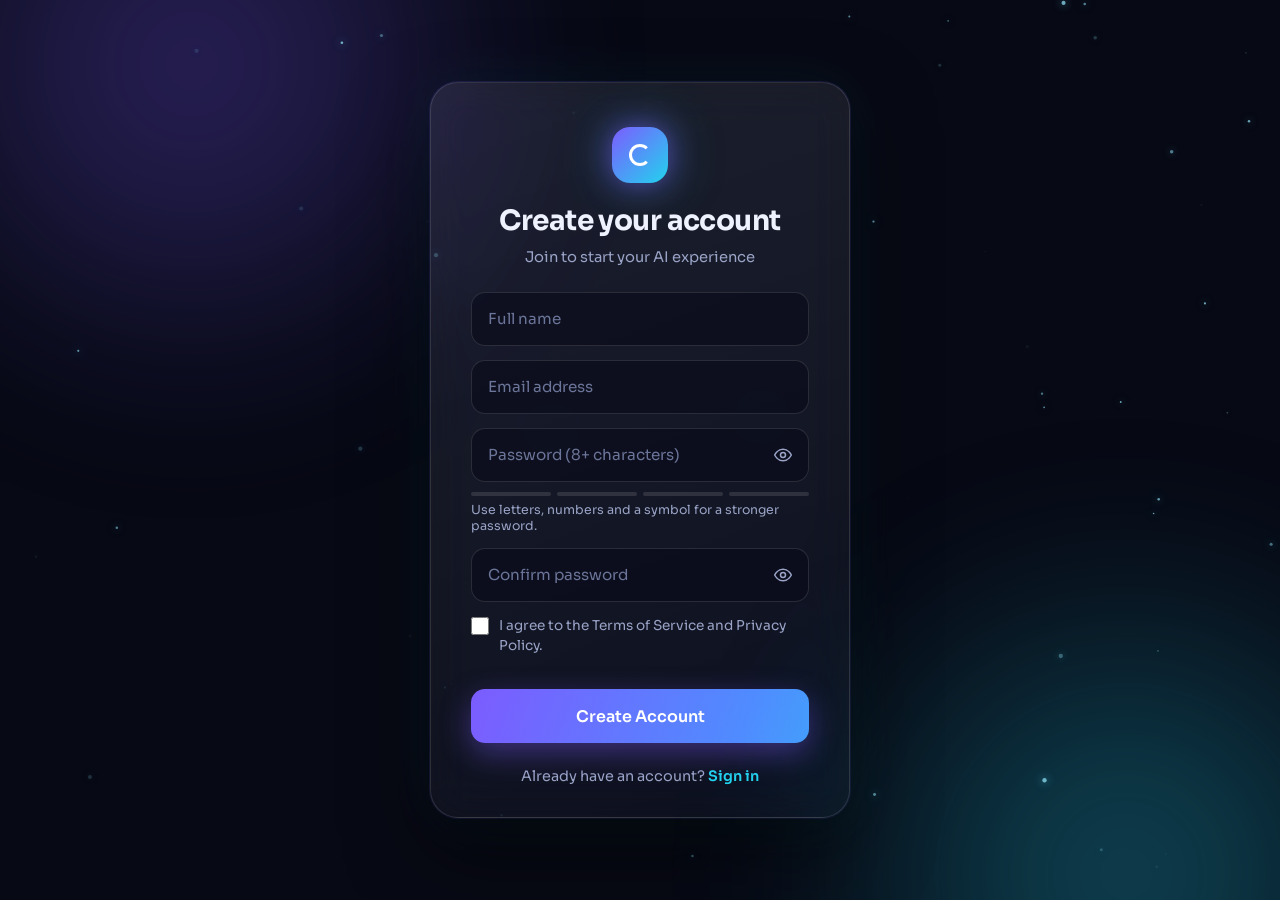
<file: index.html>
<!DOCTYPE html>
<html lang="en"><head>
<meta charset="utf-8"><meta name="viewport" content="width=device-width,initial-scale=1">
<title>Create account</title><meta name="theme-color" content="#070914">
<link rel="preconnect" href="https://fonts.googleapis.com"><link rel="preconnect" href="https://fonts.gstatic.com" crossorigin>
<link href="https://fonts.googleapis.com/css2?family=Sora:wght@400;500;600;700&display=swap" rel="stylesheet">
<link rel="stylesheet" href="style.css">
</head><body>
<canvas id="bg" aria-hidden="true"></canvas>
<main class="wrap"><section class="card" aria-labelledby="title">
  <div class="logo" aria-hidden="true"><span></span></div>
  <h1 id="title">Create your account</h1>
  <p class="sub">Join to start your AI experience</p>
  <form id="f" novalidate>
    <div class="field"><input id="name" type="text" placeholder="Full name" autocomplete="name" aria-label="Full name"></div>
    <div class="field"><input id="email" type="email" placeholder="Email address" autocomplete="email" aria-label="Email address" required></div>
    <div class="field"><input id="pw" type="password" placeholder="Password (8+ characters)" autocomplete="new-password" aria-label="Password" required>
      <button class="eye" type="button" data-t="pw" aria-label="Show password"><svg viewBox="0 0 24 24" fill="none" stroke="currentColor" stroke-width="1.8" stroke-linecap="round" stroke-linejoin="round"><path d="M2 12s3.6-7 10-7 10 7 10 7-3.6 7-10 7S2 12 2 12z"/><circle cx="12" cy="12" r="3"/><path class="slash hide" d="M3 3l18 18"/></svg></button></div>
    <div class="meter" id="meter" data-s="0" aria-hidden="true"><i></i><i></i><i></i><i></i></div>
    <p class="hint" id="hint">Use letters, numbers and a symbol for a stronger password.</p>
    <div class="field"><input id="pw2" type="password" placeholder="Confirm password" autocomplete="new-password" aria-label="Confirm password" required>
      <button class="eye" type="button" data-t="pw2" aria-label="Show password"><svg viewBox="0 0 24 24" fill="none" stroke="currentColor" stroke-width="1.8" stroke-linecap="round" stroke-linejoin="round"><path d="M2 12s3.6-7 10-7 10 7 10 7-3.6 7-10 7S2 12 2 12z"/><circle cx="12" cy="12" r="3"/><path class="slash hide" d="M3 3l18 18"/></svg></button></div>
    <label class="terms"><input id="terms" type="checkbox"><span>I agree to the Terms of Service and Privacy Policy.</span></label>
    <div class="msg" id="msg" role="alert" aria-live="polite"></div>
    <button class="btn" id="go" type="submit"><span class="spin" aria-hidden="true"></span><span class="lbl">Create Account</span></button>
  </form>
    <p class="foot">Already have an account? <a href="login.html" style="font-weight:600;font-size:.9rem">Sign in</a></p>
</section></main>
<script src="script.js"></script>
</body></html>
</file>
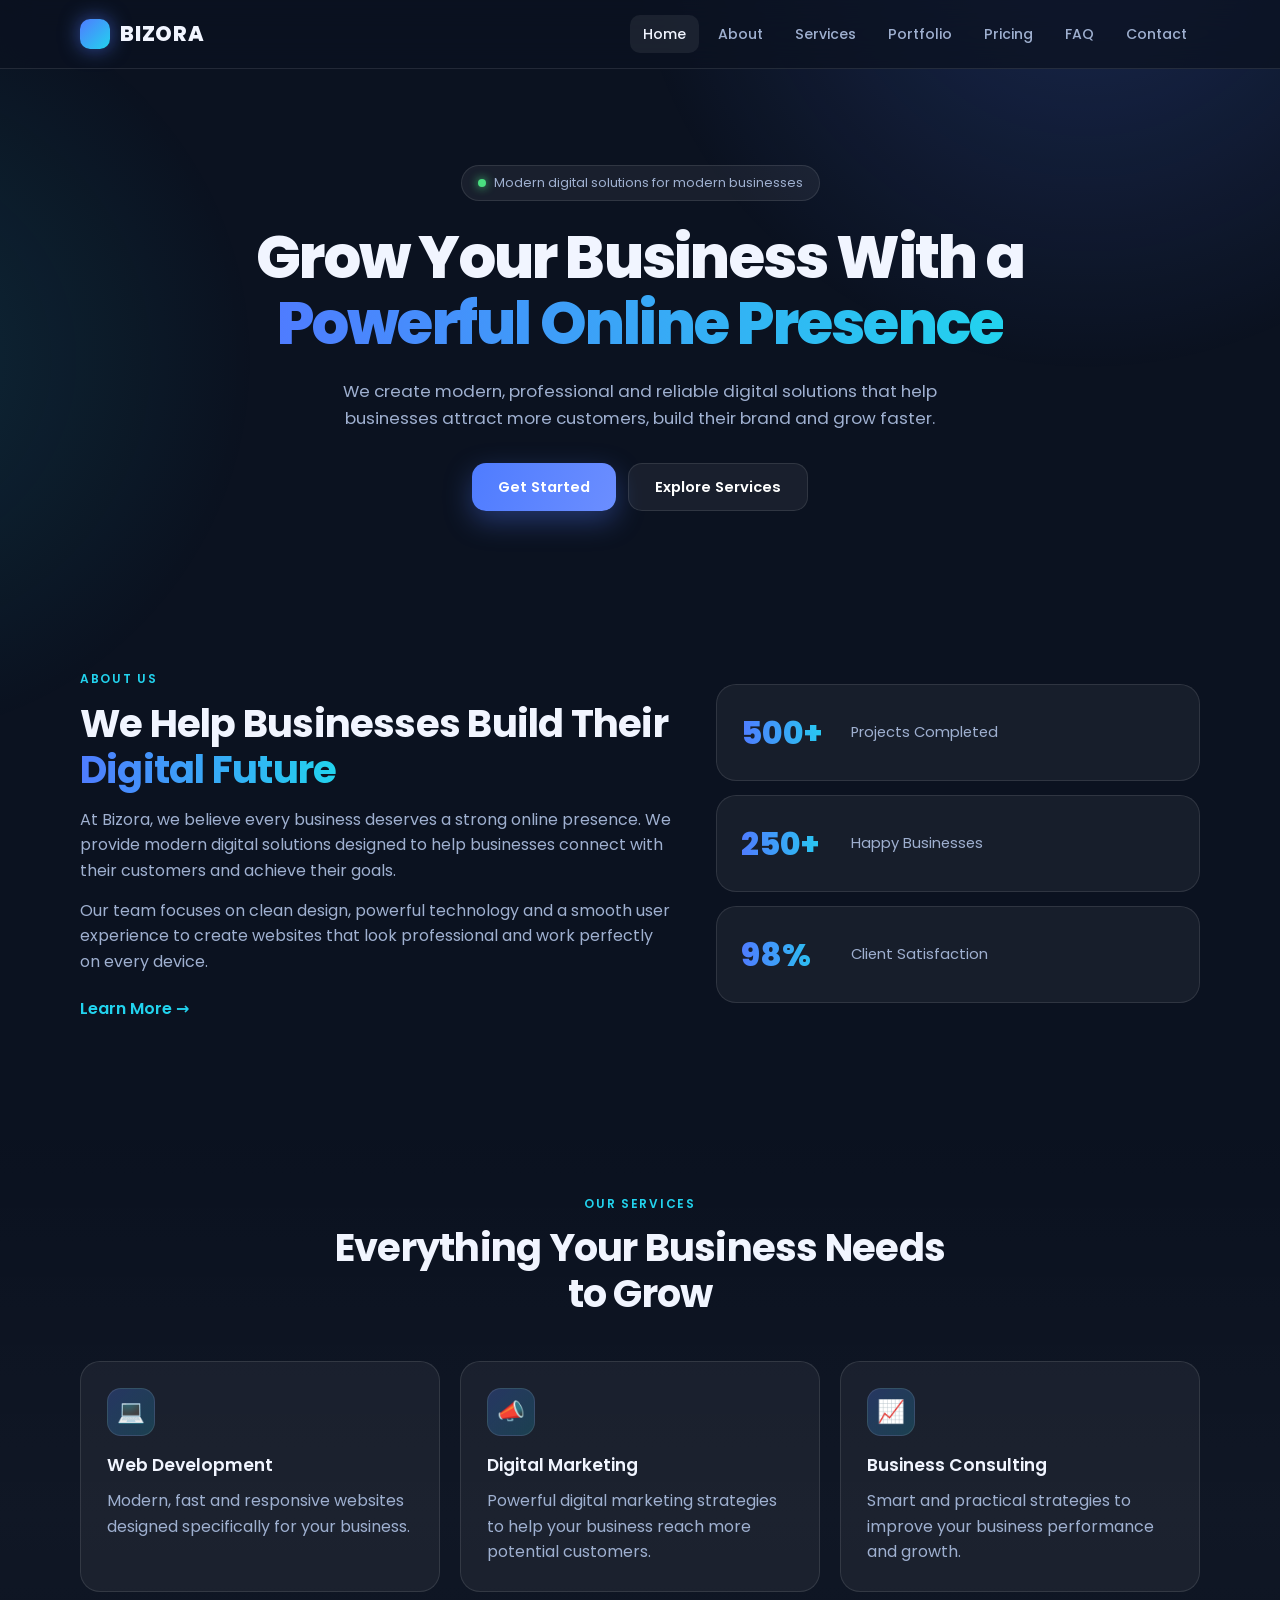
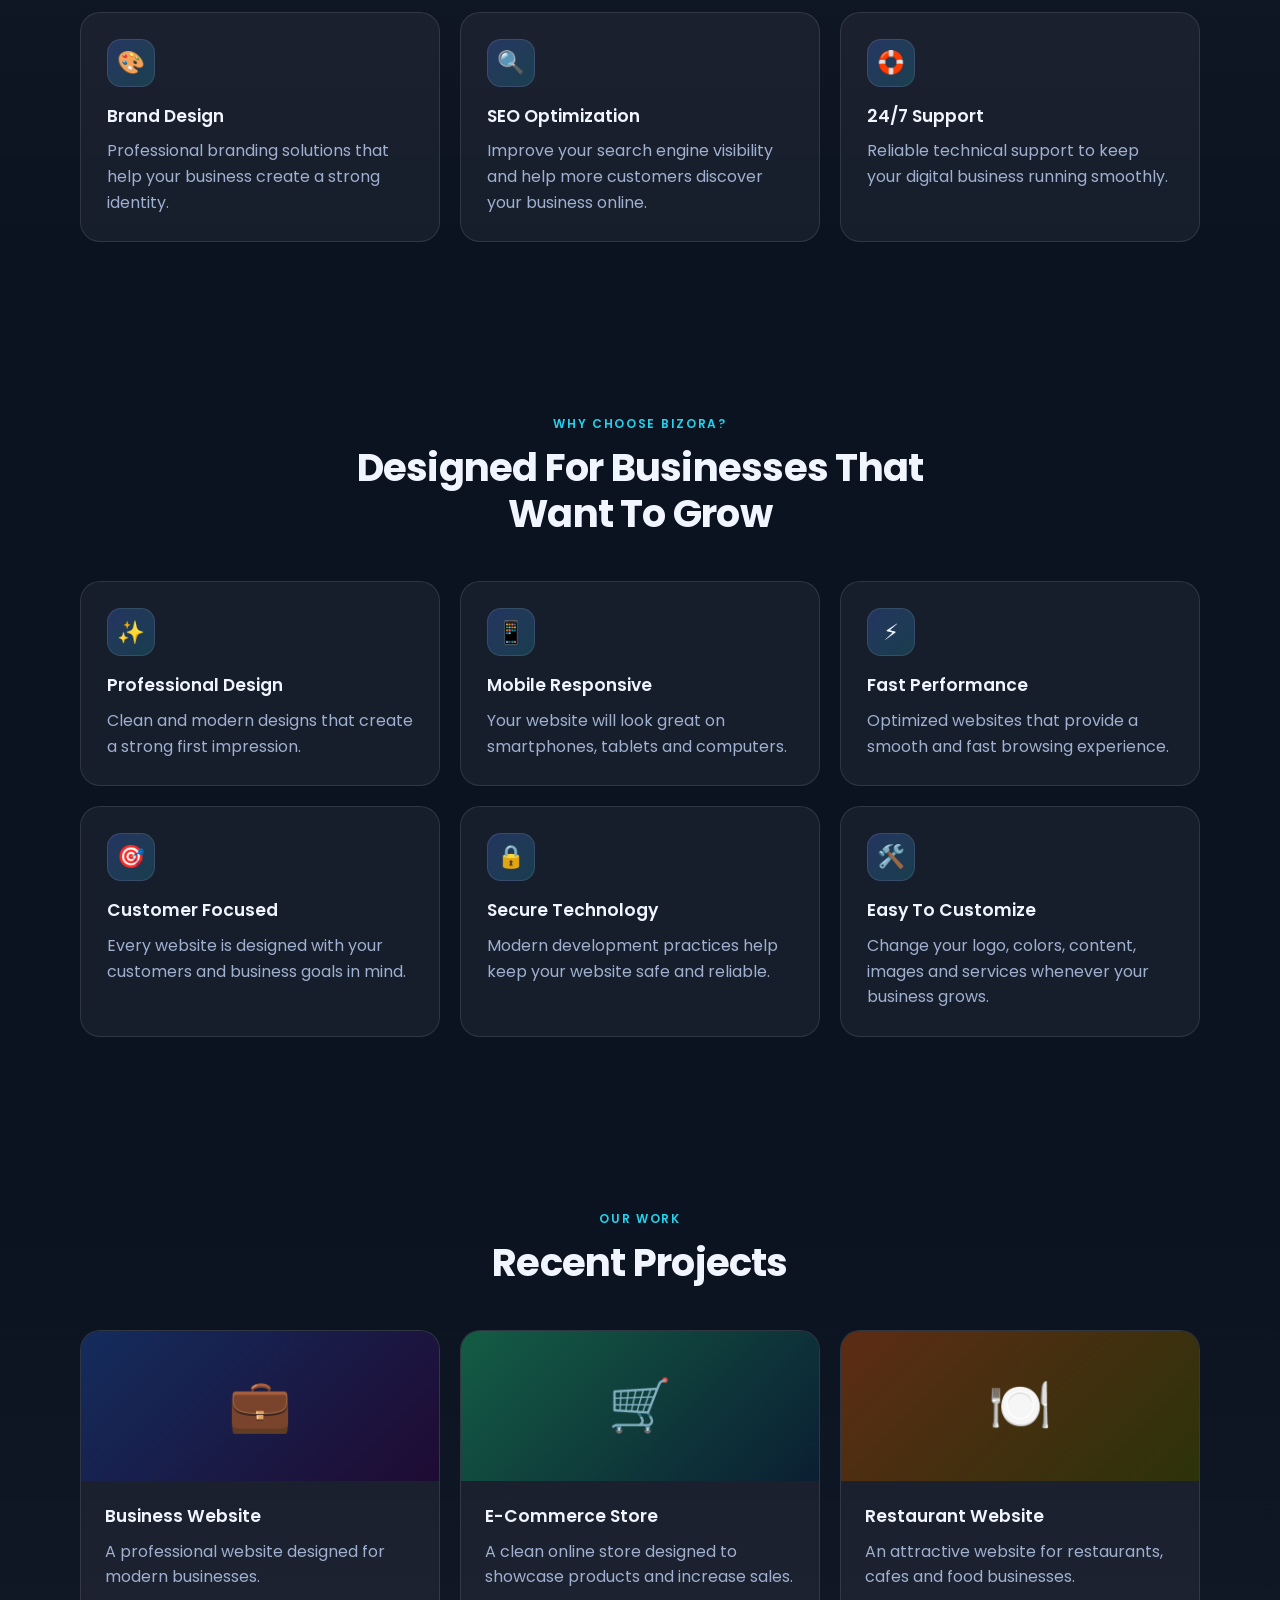
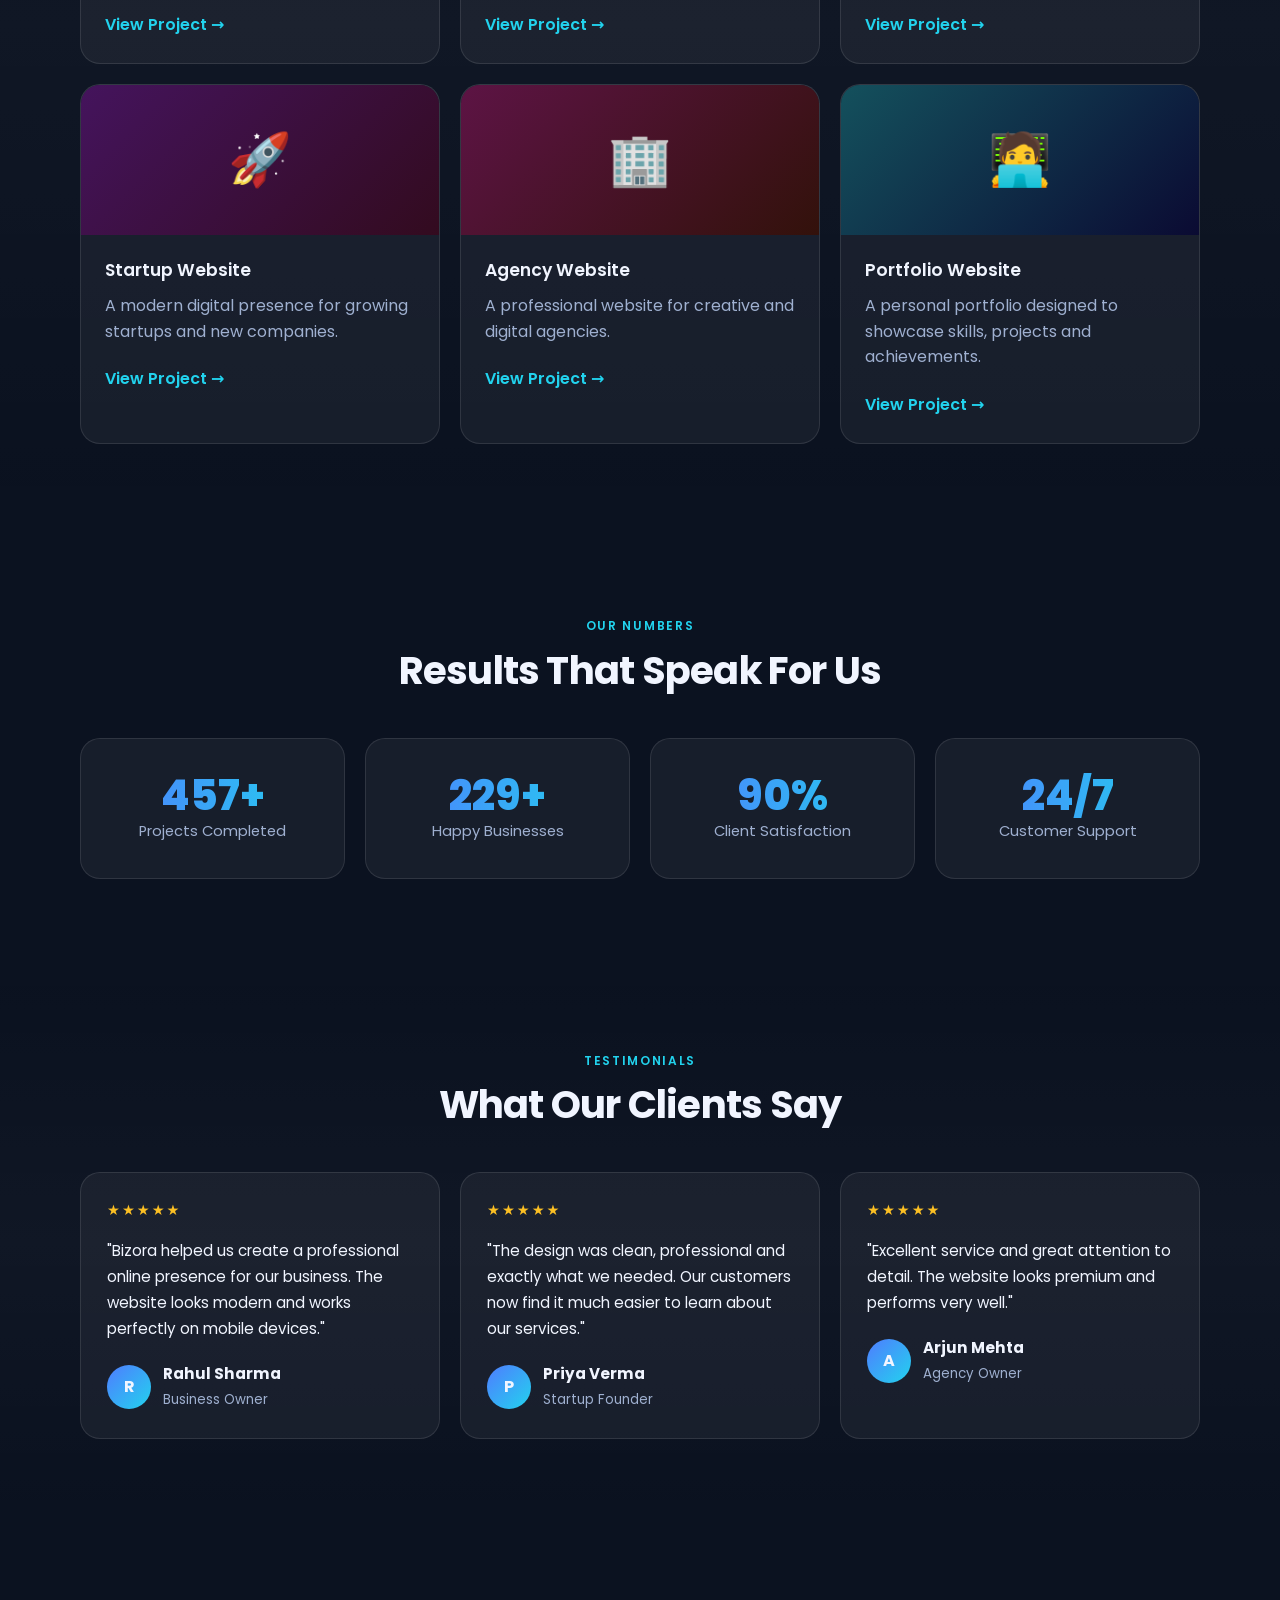
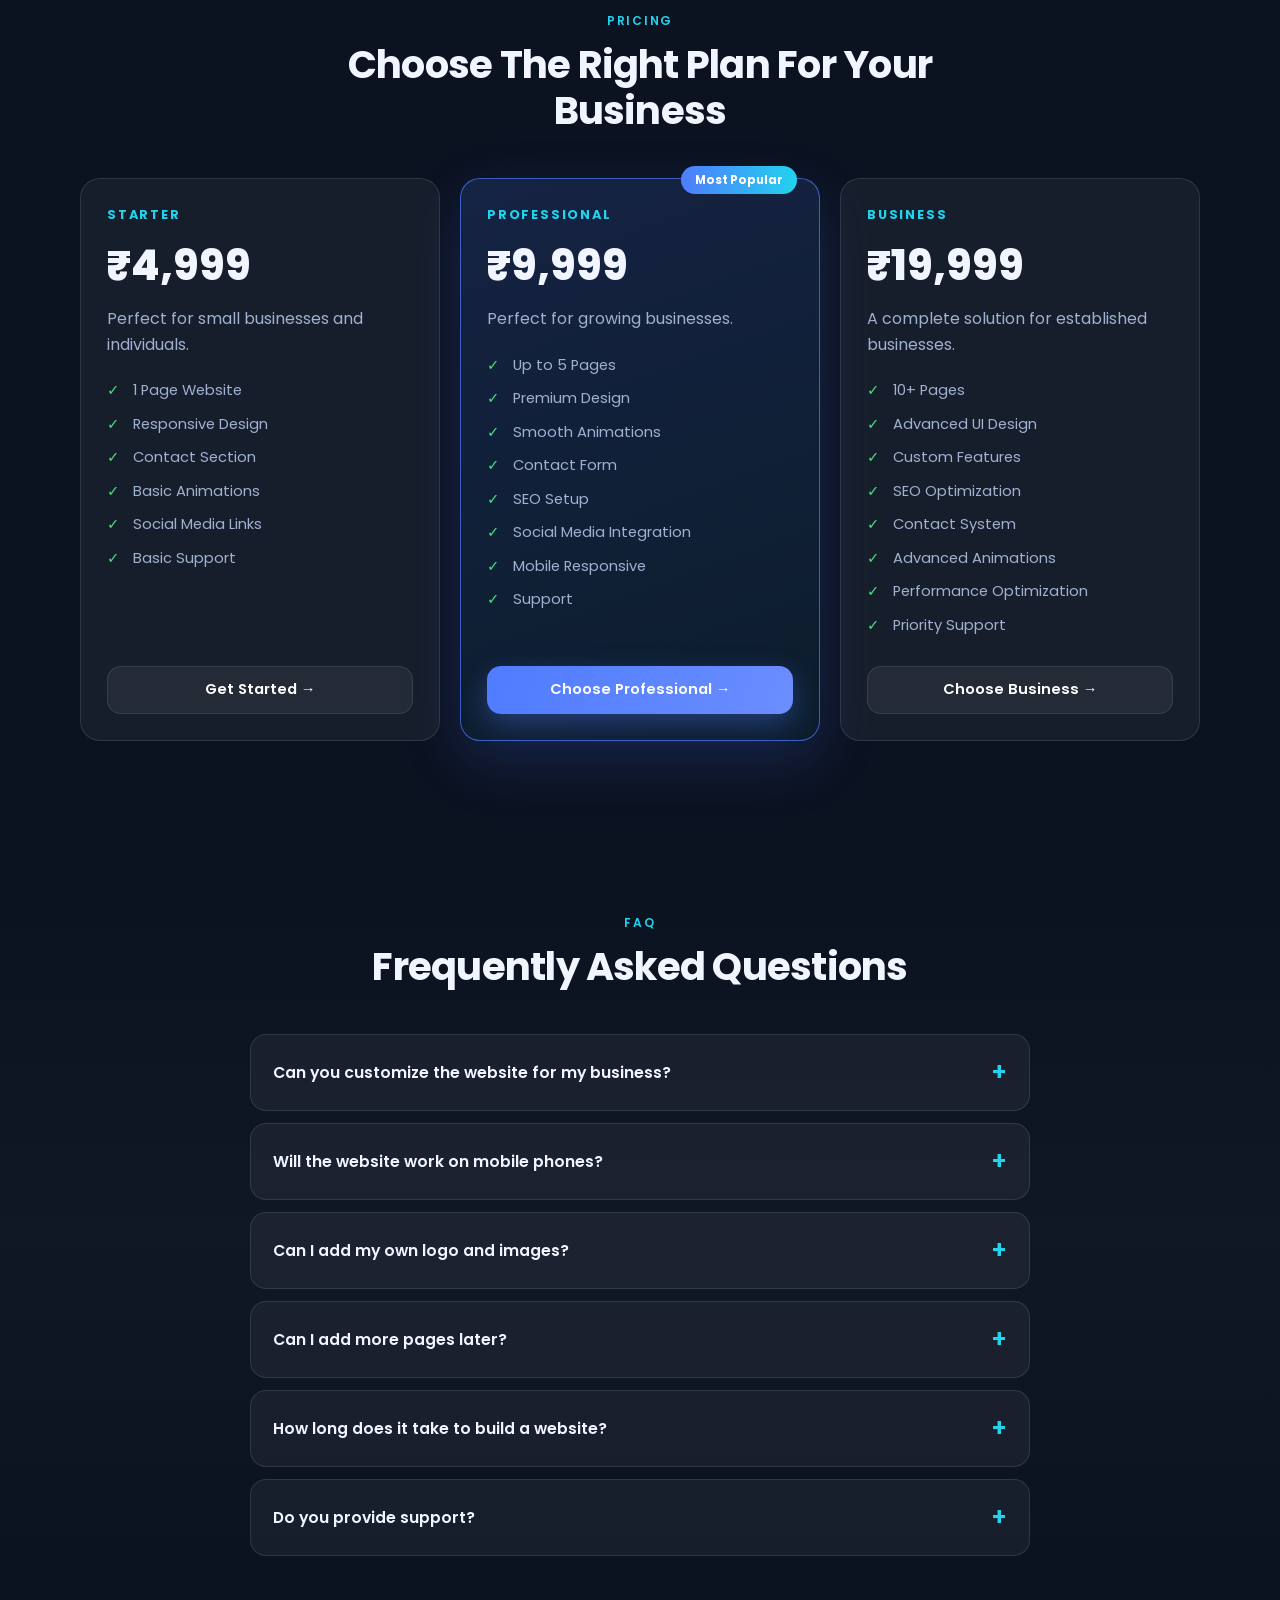
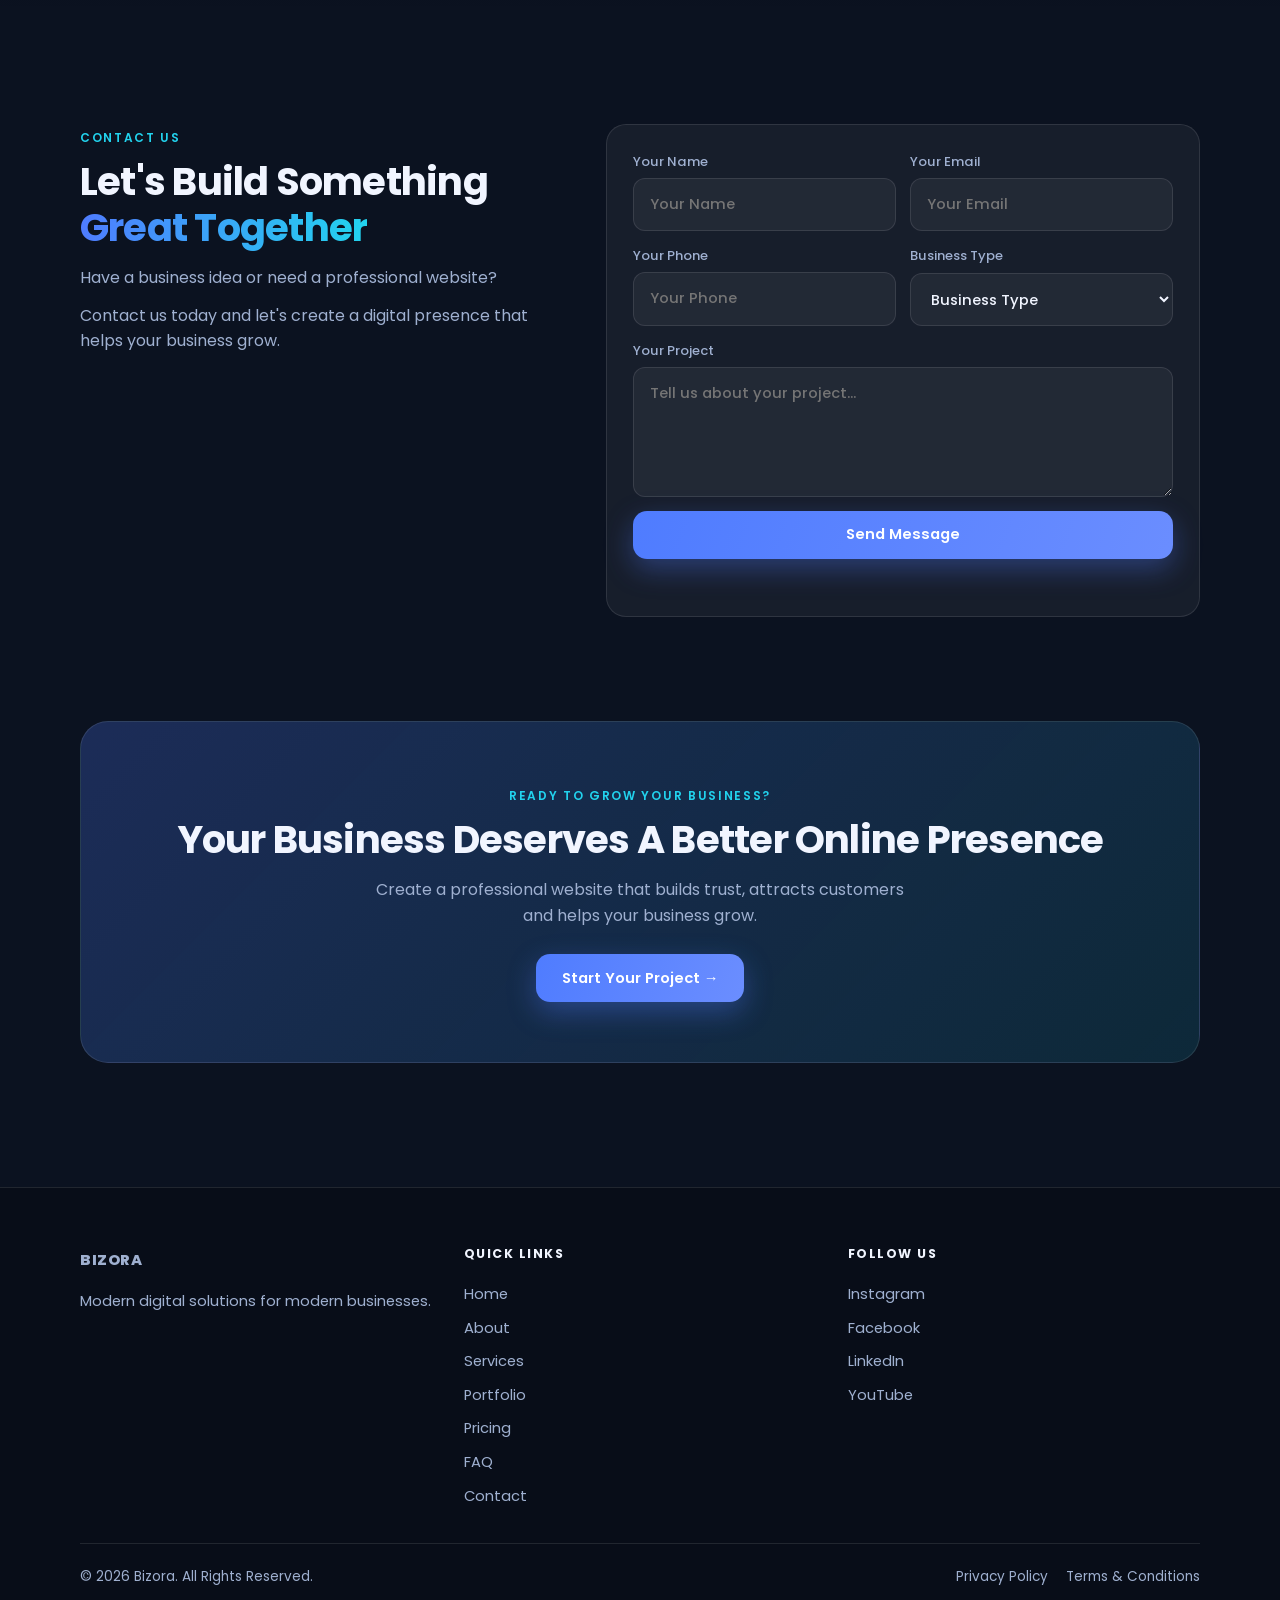
<file: buisness.html>
<!DOCTYPE html>
<html lang="en">
<head>
<meta charset="utf-8">
<meta name="viewport" content="width=device-width,initial-scale=1">
<title>Bizora | Grow Your Business With a Powerful Online Presence</title>
<meta name="description" content="Bizora creates modern, professional and reliable digital solutions that help businesses attract more customers and grow faster.">
<meta name="theme-color" content="#0b1220">
<link href="https://fonts.googleapis.com/css2?family=Poppins:wght@400;500;600;700;800&display=swap" rel="stylesheet">
<style>
:root{--bg:#0b1220;--bg2:#0f192e;--card:rgba(255,255,255,.05);--ink:#f1f5ff;--mute:#9fb0d0;--line:rgba(255,255,255,.1);--a:#4f7cff;--b:#22d3ee;--ok:#4ade80}
*{box-sizing:border-box;margin:0;padding:0}
html{scroll-behavior:smooth;scroll-padding-top:80px}
body{font-family:'Poppins',system-ui,-apple-system,sans-serif;background:var(--bg);color:var(--ink);line-height:1.6;overflow-x:hidden;-webkit-font-smoothing:antialiased}
body::before{content:"";position:fixed;inset:0;z-index:-1;background:radial-gradient(60vmax 60vmax at 85% -10%,rgba(79,124,255,.22),transparent 60%),radial-gradient(50vmax 50vmax at -10% 40%,rgba(34,211,238,.12),transparent 60%)}
a{color:inherit;text-decoration:none}
ul{list-style:none}
img,svg{display:block}
:focus-visible{outline:2px solid var(--b);outline-offset:3px;border-radius:8px}
.wrap{max-width:1160px;margin:0 auto;padding:0 20px}
section{padding:84px 0}
.tag{display:inline-block;font-size:.75rem;font-weight:600;letter-spacing:.14em;text-transform:uppercase;color:var(--b);margin-bottom:12px}
h1{font-size:clamp(2.1rem,5.4vw,3.7rem);line-height:1.1;letter-spacing:-.03em;font-weight:800}
h2{font-size:clamp(1.6rem,3.6vw,2.4rem);line-height:1.2;letter-spacing:-.02em;font-weight:700;margin-bottom:14px}
h3{font-size:1.08rem;font-weight:600;margin-bottom:8px}
p{color:var(--mute)}
em{font-style:normal;background:linear-gradient(90deg,var(--a),var(--b));-webkit-background-clip:text;background-clip:text;color:transparent}
.head{max-width:640px;margin-bottom:44px}
.head.c{margin-inline:auto;text-align:center}
.btn{display:inline-flex;align-items:center;justify-content:center;gap:8px;height:48px;padding:0 26px;border:0;border-radius:14px;font:600 .92rem 'Poppins',sans-serif;color:#fff;cursor:pointer;background:linear-gradient(110deg,var(--a),#6a8dff,var(--b));background-size:200% 100%;box-shadow:0 10px 28px rgba(79,124,255,.35);transition:transform .2s,background-position .5s}
.btn:hover{transform:translateY(-2px);background-position:100% 0}
.btn.ghost{background:rgba(255,255,255,.06);border:1px solid var(--line);box-shadow:none}
.btn.ghost:hover{background:rgba(255,255,255,.12)}
.card{background:var(--card);border:1px solid var(--line);border-radius:20px;padding:26px;transition:transform .3s,border-color .3s,box-shadow .3s}
.card:hover{transform:translateY(-6px);border-color:rgba(79,124,255,.55);box-shadow:0 20px 50px rgba(0,0,0,.35)}
.ico{width:48px;height:48px;border-radius:14px;display:grid;place-items:center;font-size:1.4rem;margin-bottom:16px;background:linear-gradient(135deg,rgba(79,124,255,.25),rgba(34,211,238,.18));border:1px solid var(--line)}
.grid3{display:grid;grid-template-columns:repeat(auto-fit,minmax(280px,1fr));gap:20px}

/* header */
.hd{position:sticky;top:0;z-index:50;background:rgba(11,18,32,.75);backdrop-filter:blur(16px);-webkit-backdrop-filter:blur(16px);border-bottom:1px solid var(--line)}
.hd .wrap{display:flex;align-items:center;justify-content:space-between;height:68px}
.brand{display:flex;align-items:center;gap:10px;font-weight:800;font-size:1.3rem;letter-spacing:.04em}
.brand i{width:30px;height:30px;border-radius:10px;background:linear-gradient(135deg,var(--a),var(--b));box-shadow:0 0 20px rgba(79,124,255,.6)}
.nav{display:flex;align-items:center;gap:6px}
.nav a{padding:8px 13px;border-radius:10px;font-size:.88rem;font-weight:500;color:var(--mute);transition:color .2s,background .2s}
.nav a:hover,.nav a.on{color:var(--ink);background:rgba(255,255,255,.07)}
.burger{display:none;width:44px;height:44px;border:0;background:none;color:var(--ink);cursor:pointer;border-radius:12px}
.burger span,.burger span::before,.burger span::after{display:block;width:22px;height:2px;background:var(--ink);border-radius:2px;position:relative;margin:auto;transition:transform .3s,top .3s}
.burger span::before,.burger span::after{content:"";position:absolute;left:0}
.burger span::before{top:-7px}.burger span::after{top:7px}
.burger[aria-expanded=true] span{background:transparent}
.burger[aria-expanded=true] span::before{top:0;transform:rotate(45deg)}
.burger[aria-expanded=true] span::after{top:0;transform:rotate(-45deg)}
@media(max-width:860px){
 .burger{display:block}
 .nav{position:fixed;top:68px;left:0;right:0;flex-direction:column;align-items:stretch;padding:14px 20px 22px;background:#0d1627;border-bottom:1px solid var(--line);transform:translateY(-130%);transition:transform .35s;max-height:calc(100vh - 68px);overflow:auto}
 .nav.open{transform:none}
 .nav a{padding:14px}
}

/* hero */
.hero{padding:96px 0 70px;text-align:center}
.hero .wrap{max-width:860px}
.hero p{font-size:1.05rem;margin:22px auto 32px;max-width:640px}
.cta{display:flex;gap:12px;justify-content:center;flex-wrap:wrap}
.hero .badge{display:inline-flex;gap:8px;align-items:center;padding:7px 16px;border-radius:999px;background:rgba(255,255,255,.06);border:1px solid var(--line);font-size:.8rem;color:var(--mute);margin-bottom:24px}
.hero .badge b{width:8px;height:8px;border-radius:50%;background:var(--ok);box-shadow:0 0 10px var(--ok)}

/* about */
.about{display:grid;gap:44px;align-items:center}
@media(min-width:900px){.about{grid-template-columns:1.1fr .9fr}}
.about p+p{margin-top:14px}
.stats{display:grid;gap:14px}
.stat{display:flex;align-items:center;gap:18px;padding:22px 24px}
.stat b{font-size:2rem;font-weight:800;min-width:92px;background:linear-gradient(90deg,var(--a),var(--b));-webkit-background-clip:text;background-clip:text;color:transparent}
.stat span{color:var(--mute);font-size:.92rem}
.link{display:inline-flex;margin-top:22px;font-weight:600;color:var(--b);transition:gap .2s,transform .2s}
.link:hover{transform:translateX(5px)}

/* alt bg */
.alt{background:linear-gradient(180deg,transparent,rgba(255,255,255,.025),transparent)}

/* projects */
.proj{padding:0;overflow:hidden}
.proj .pv{height:150px;display:grid;place-items:center;font-size:3.2rem;background:linear-gradient(135deg,hsl(var(--h) 65% 22%),hsl(calc(var(--h) + 50) 65% 12%))}
.proj .pb{padding:22px 24px 26px}

/* numbers */
.nums{display:grid;grid-template-columns:repeat(auto-fit,minmax(200px,1fr));gap:20px;text-align:center}
.nums .card{padding:34px 20px}
.nums b{display:block;font-size:2.6rem;font-weight:800;line-height:1.1;background:linear-gradient(90deg,var(--a),var(--b));-webkit-background-clip:text;background-clip:text;color:transparent}
.nums span{color:var(--mute);font-size:.92rem}

/* testimonials */
.tm .q{color:var(--ink);font-size:.95rem;margin:16px 0 20px;line-height:1.7}
.tm .stars{color:#fbbf24;letter-spacing:2px;font-size:.9rem}
.who{display:flex;align-items:center;gap:12px}
.who i{width:44px;height:44px;border-radius:50%;display:grid;place-items:center;font-style:normal;font-weight:700;background:linear-gradient(135deg,var(--a),var(--b))}
.who b{display:block;font-size:.95rem}.who small{color:var(--mute)}

/* pricing */
.price{display:flex;flex-direction:column;position:relative}
.price.hot{border-color:rgba(79,124,255,.7);background:linear-gradient(160deg,rgba(79,124,255,.16),rgba(34,211,238,.06));box-shadow:0 20px 60px rgba(79,124,255,.18)}
.price .pop{position:absolute;top:-13px;right:22px;padding:5px 14px;border-radius:999px;font-size:.72rem;font-weight:700;background:linear-gradient(90deg,var(--a),var(--b));color:#fff}
.price .pl{font-size:.8rem;font-weight:700;letter-spacing:.14em;color:var(--b)}
.price .amt{font-size:2.6rem;font-weight:800;margin:8px 0 6px}
.price ul{margin:22px 0 28px;display:grid;gap:10px}
.price li{color:var(--mute);font-size:.92rem;padding-left:26px;position:relative}
.price li::before{content:"✓";position:absolute;left:0;color:var(--ok);font-weight:700}
.price .btn{margin-top:auto}

/* faq */
.faq{max-width:780px;margin:0 auto;display:grid;gap:12px}
.fq{background:var(--card);border:1px solid var(--line);border-radius:16px;overflow:hidden}
.fq button{width:100%;display:flex;justify-content:space-between;align-items:center;gap:16px;padding:20px 22px;border:0;background:none;color:var(--ink);font:600 .98rem 'Poppins',sans-serif;text-align:left;cursor:pointer}
.fq button::after{content:"+";font-size:1.5rem;color:var(--b);transition:transform .3s;flex:none}
.fq.open button::after{transform:rotate(45deg)}
.fq .a{display:grid;grid-template-rows:0fr;transition:grid-template-rows .35s}
.fq.open .a{grid-template-rows:1fr}
.fq .a div{overflow:hidden}
.fq .a p{padding:0 22px 20px;font-size:.93rem}

/* contact */
.contact{display:grid;gap:40px;align-items:start}
@media(min-width:900px){.contact{grid-template-columns:.9fr 1.1fr}}
form{display:grid;gap:14px;padding:28px}
.f2{display:grid;gap:14px}
@media(min-width:560px){.f2{grid-template-columns:1fr 1fr}}
label{display:grid;gap:6px;font-size:.82rem;font-weight:500;color:var(--mute)}
input,select,textarea{width:100%;padding:14px 16px;border-radius:12px;border:1px solid var(--line);background:rgba(255,255,255,.05);color:var(--ink);font:inherit;font-size:.92rem;transition:border-color .2s,box-shadow .2s}
select option{background:#101a30}
textarea{min-height:130px;resize:vertical}
input:focus,select:focus,textarea:focus{outline:0;border-color:var(--b);box-shadow:0 0 0 4px rgba(34,211,238,.14)}
input.bad,textarea.bad{border-color:#f87171}
#msg{min-height:1.2em;font-size:.88rem;color:var(--b)}
#msg.err{color:#f87171}

/* cta band */
.band{text-align:center;padding:60px 28px;border-radius:28px;border:1px solid var(--line);background:linear-gradient(135deg,rgba(79,124,255,.25),rgba(34,211,238,.12))}
.band p{max-width:560px;margin:0 auto 26px}

/* footer */
footer{margin-top:40px;border-top:1px solid var(--line);background:rgba(0,0,0,.25)}
.fg{display:grid;grid-template-columns:repeat(auto-fit,minmax(190px,1fr));gap:32px;padding:56px 0 30px}
.fg h4{font-size:.78rem;letter-spacing:.12em;margin-bottom:14px;color:var(--ink)}
.fg a{display:block;color:var(--mute);font-size:.92rem;padding:5px 0;transition:color .2s}
.fg a:hover{color:var(--b)}
.fg p{margin-top:12px;font-size:.92rem}
.copy{display:flex;justify-content:space-between;gap:12px;flex-wrap:wrap;padding:22px 0;border-top:1px solid var(--line);font-size:.85rem;color:var(--mute)}
.copy div{display:flex;gap:18px}.copy a:hover{color:var(--b)}

/* reveal + top */
.rv{opacity:0;transform:translateY(28px);transition:opacity .7s,transform .7s}
.rv.in{opacity:1;transform:none}
#top{position:fixed;right:18px;bottom:18px;width:46px;height:46px;border:0;border-radius:14px;color:#fff;font-size:1.2rem;cursor:pointer;background:linear-gradient(135deg,var(--a),var(--b));box-shadow:0 10px 28px rgba(79,124,255,.4);opacity:0;pointer-events:none;transform:translateY(10px);transition:.3s;z-index:40}
#top.show{opacity:1;pointer-events:auto;transform:none}
@media(max-width:700px){section{padding:60px 0}.hero{padding-top:64px}}
@media(prefers-reduced-motion:reduce){*{animation:none!important;transition:none!important}.rv{opacity:1;transform:none}html{scroll-behavior:auto}}
</style>
</head>
<body>

<header class="hd">
 <div class="wrap">
  <a class="brand" href="#home"><i></i>BIZORA</a>
  <nav class="nav" id="nav" aria-label="Main">
   <a href="#home">Home</a><a href="#about">About</a><a href="#services">Services</a><a href="#portfolio">Portfolio</a><a href="#pricing">Pricing</a><a href="#faq">FAQ</a><a href="#contact">Contact</a>
  </nav>
  <button class="burger" id="burger" aria-label="Open menu" aria-expanded="false"><span></span></button>
 </div>
</header>

<main>
<section class="hero" id="home">
 <div class="wrap">
  <div class="badge"><b></b>Modern digital solutions for modern businesses</div>
  <h1>Grow Your Business With a <em>Powerful Online Presence</em></h1>
  <p>We create modern, professional and reliable digital solutions that help businesses attract more customers, build their brand and grow faster.</p>
  <div class="cta"><a class="btn" href="#contact">Get Started</a><a class="btn ghost" href="#services">Explore Services</a></div>
 </div>
</section>

<section id="about">
 <div class="wrap about">
  <div class="rv">
   <span class="tag">About Us</span>
   <h2>We Help Businesses Build Their <em>Digital Future</em></h2>
   <p>At Bizora, we believe every business deserves a strong online presence. We provide modern digital solutions designed to help businesses connect with their customers and achieve their goals.</p>
   <p>Our team focuses on clean design, powerful technology and a smooth user experience to create websites that look professional and work perfectly on every device.</p>
   <a class="link" href="#services">Learn More →</a>
  </div>
  <div class="stats rv">
   <div class="card stat"><b data-n="500" data-s="+">500+</b><span>Projects Completed</span></div>
   <div class="card stat"><b data-n="250" data-s="+">250+</b><span>Happy Businesses</span></div>
   <div class="card stat"><b data-n="98" data-s="%">98%</b><span>Client Satisfaction</span></div>
  </div>
 </div>
</section>

<section class="alt" id="services">
 <div class="wrap">
  <div class="head c rv"><span class="tag">Our Services</span><h2>Everything Your Business Needs to Grow</h2></div>
  <div class="grid3">
   <div class="card rv"><div class="ico">💻</div><h3>Web Development</h3><p>Modern, fast and responsive websites designed specifically for your business.</p></div>
   <div class="card rv"><div class="ico">📣</div><h3>Digital Marketing</h3><p>Powerful digital marketing strategies to help your business reach more potential customers.</p></div>
   <div class="card rv"><div class="ico">📈</div><h3>Business Consulting</h3><p>Smart and practical strategies to improve your business performance and growth.</p></div>
   <div class="card rv"><div class="ico">🎨</div><h3>Brand Design</h3><p>Professional branding solutions that help your business create a strong identity.</p></div>
   <div class="card rv"><div class="ico">🔍</div><h3>SEO Optimization</h3><p>Improve your search engine visibility and help more customers discover your business online.</p></div>
   <div class="card rv"><div class="ico">🛟</div><h3>24/7 Support</h3><p>Reliable technical support to keep your digital business running smoothly.</p></div>
  </div>
 </div>
</section>

<section id="why">
 <div class="wrap">
  <div class="head c rv"><span class="tag">Why Choose Bizora?</span><h2>Designed For Businesses That Want To Grow</h2></div>
  <div class="grid3">
   <div class="card rv"><div class="ico">✨</div><h3>Professional Design</h3><p>Clean and modern designs that create a strong first impression.</p></div>
   <div class="card rv"><div class="ico">📱</div><h3>Mobile Responsive</h3><p>Your website will look great on smartphones, tablets and computers.</p></div>
   <div class="card rv"><div class="ico">⚡</div><h3>Fast Performance</h3><p>Optimized websites that provide a smooth and fast browsing experience.</p></div>
   <div class="card rv"><div class="ico">🎯</div><h3>Customer Focused</h3><p>Every website is designed with your customers and business goals in mind.</p></div>
   <div class="card rv"><div class="ico">🔒</div><h3>Secure Technology</h3><p>Modern development practices help keep your website safe and reliable.</p></div>
   <div class="card rv"><div class="ico">🛠️</div><h3>Easy To Customize</h3><p>Change your logo, colors, content, images and services whenever your business grows.</p></div>
  </div>
 </div>
</section>

<section class="alt" id="portfolio">
 <div class="wrap">
  <div class="head c rv"><span class="tag">Our Work</span><h2>Recent Projects</h2></div>
  <div class="grid3">
   <article class="card proj rv" style="--h:220"><div class="pv">💼</div><div class="pb"><h3>Business Website</h3><p>A professional website designed for modern businesses.</p><a class="link" href="#contact">View Project →</a></div></article>
   <article class="card proj rv" style="--h:160"><div class="pv">🛒</div><div class="pb"><h3>E-Commerce Store</h3><p>A clean online store designed to showcase products and increase sales.</p><a class="link" href="#contact">View Project →</a></div></article>
   <article class="card proj rv" style="--h:20"><div class="pv">🍽️</div><div class="pb"><h3>Restaurant Website</h3><p>An attractive website for restaurants, cafes and food businesses.</p><a class="link" href="#contact">View Project →</a></div></article>
   <article class="card proj rv" style="--h:280"><div class="pv">🚀</div><div class="pb"><h3>Startup Website</h3><p>A modern digital presence for growing startups and new companies.</p><a class="link" href="#contact">View Project →</a></div></article>
   <article class="card proj rv" style="--h:320"><div class="pv">🏢</div><div class="pb"><h3>Agency Website</h3><p>A professional website for creative and digital agencies.</p><a class="link" href="#contact">View Project →</a></div></article>
   <article class="card proj rv" style="--h:190"><div class="pv">🧑‍💻</div><div class="pb"><h3>Portfolio Website</h3><p>A personal portfolio designed to showcase skills, projects and achievements.</p><a class="link" href="#contact">View Project →</a></div></article>
  </div>
 </div>
</section>

<section id="numbers">
 <div class="wrap">
  <div class="head c rv"><span class="tag">Our Numbers</span><h2>Results That Speak For Us</h2></div>
  <div class="nums">
   <div class="card rv"><b data-n="500" data-s="+">500+</b><span>Projects Completed</span></div>
   <div class="card rv"><b data-n="250" data-s="+">250+</b><span>Happy Businesses</span></div>
   <div class="card rv"><b data-n="98" data-s="%">98%</b><span>Client Satisfaction</span></div>
   <div class="card rv"><b>24/7</b><span>Customer Support</span></div>
  </div>
 </div>
</section>

<section class="alt" id="testimonials">
 <div class="wrap">
  <div class="head c rv"><span class="tag">Testimonials</span><h2>What Our Clients Say</h2></div>
  <div class="grid3 tm">
   <div class="card rv"><div class="stars">★★★★★</div><p class="q">"Bizora helped us create a professional online presence for our business. The website looks modern and works perfectly on mobile devices."</p><div class="who"><i>R</i><div><b>Rahul Sharma</b><small>Business Owner</small></div></div></div>
   <div class="card rv"><div class="stars">★★★★★</div><p class="q">"The design was clean, professional and exactly what we needed. Our customers now find it much easier to learn about our services."</p><div class="who"><i>P</i><div><b>Priya Verma</b><small>Startup Founder</small></div></div></div>
   <div class="card rv"><div class="stars">★★★★★</div><p class="q">"Excellent service and great attention to detail. The website looks premium and performs very well."</p><div class="who"><i>A</i><div><b>Arjun Mehta</b><small>Agency Owner</small></div></div></div>
  </div>
 </div>
</section>

<section id="pricing">
 <div class="wrap">
  <div class="head c rv"><span class="tag">Pricing</span><h2>Choose The Right Plan For Your Business</h2></div>
  <div class="grid3">
   <div class="card price rv"><span class="pl">STARTER</span><div class="amt">₹4,999</div><p>Perfect for small businesses and individuals.</p>
    <ul><li>1 Page Website</li><li>Responsive Design</li><li>Contact Section</li><li>Basic Animations</li><li>Social Media Links</li><li>Basic Support</li></ul>
    <a class="btn ghost" href="#contact" data-plan="Starter">Get Started →</a></div>
   <div class="card price hot rv"><span class="pop">Most Popular</span><span class="pl">PROFESSIONAL</span><div class="amt">₹9,999</div><p>Perfect for growing businesses.</p>
    <ul><li>Up to 5 Pages</li><li>Premium Design</li><li>Smooth Animations</li><li>Contact Form</li><li>SEO Setup</li><li>Social Media Integration</li><li>Mobile Responsive</li><li>Support</li></ul>
    <a class="btn" href="#contact" data-plan="Professional">Choose Professional →</a></div>
   <div class="card price rv"><span class="pl">BUSINESS</span><div class="amt">₹19,999</div><p>A complete solution for established businesses.</p>
    <ul><li>10+ Pages</li><li>Advanced UI Design</li><li>Custom Features</li><li>SEO Optimization</li><li>Contact System</li><li>Advanced Animations</li><li>Performance Optimization</li><li>Priority Support</li></ul>
    <a class="btn ghost" href="#contact" data-plan="Business">Choose Business →</a></div>
  </div>
 </div>
</section>

<section class="alt" id="faq">
 <div class="wrap">
  <div class="head c rv"><span class="tag">FAQ</span><h2>Frequently Asked Questions</h2></div>
  <div class="faq rv">
   <div class="fq"><button aria-expanded="false">Can you customize the website for my business?</button><div class="a"><div><p>Yes. The logo, colors, images, text, services, pricing and other sections can be completely customized according to your business.</p></div></div></div>
   <div class="fq"><button aria-expanded="false">Will the website work on mobile phones?</button><div class="a"><div><p>Yes. The website is designed to be responsive and works on smartphones, tablets and desktop computers.</p></div></div></div>
   <div class="fq"><button aria-expanded="false">Can I add my own logo and images?</button><div class="a"><div><p>Yes. Your own logo, business images, product photos and other content can be added easily.</p></div></div></div>
   <div class="fq"><button aria-expanded="false">Can I add more pages later?</button><div class="a"><div><p>Yes. Additional pages and features can be added whenever your business needs them.</p></div></div></div>
   <div class="fq"><button aria-expanded="false">How long does it take to build a website?</button><div class="a"><div><p>The delivery time depends on the number of pages and features required for your project.</p></div></div></div>
   <div class="fq"><button aria-expanded="false">Do you provide support?</button><div class="a"><div><p>Yes. Support and maintenance options are available according to the selected package.</p></div></div></div>
  </div>
 </div>
</section>

<section id="contact">
 <div class="wrap contact">
  <div class="rv">
   <span class="tag">Contact Us</span>
   <h2>Let's Build Something <em>Great Together</em></h2>
   <p>Have a business idea or need a professional website?</p>
   <p style="margin-top:12px">Contact us today and let's create a digital presence that helps your business grow.</p>
  </div>
  <form class="card rv" id="cf" novalidate>
   <div class="f2">
    <label>Your Name<input name="name" required autocomplete="name" placeholder="Your Name"></label>
    <label>Your Email<input name="email" type="email" required autocomplete="email" placeholder="Your Email"></label>
   </div>
   <div class="f2">
    <label>Your Phone<input name="phone" type="tel" autocomplete="tel" placeholder="Your Phone"></label>
    <label>Business Type<select name="type"><option value="">Business Type</option><option>Business</option><option>E-Commerce</option><option>Restaurant</option><option>Startup</option><option>Agency</option><option>Portfolio</option><option>Other</option></select></label>
   </div>
   <label>Your Project<textarea name="project" required placeholder="Tell us about your project..."></textarea></label>
   <button class="btn" type="submit">Send Message</button>
   <div id="msg" role="status" aria-live="polite"></div>
  </form>
 </div>
</section>

<section style="padding-top:20px">
 <div class="wrap">
  <div class="band rv">
   <span class="tag">Ready To Grow Your Business?</span>
   <h2>Your Business Deserves A Better Online Presence</h2>
   <p>Create a professional website that builds trust, attracts customers and helps your business grow.</p>
   <a class="btn" href="#contact">Start Your Project →</a>
  </div>
 </div>
</section>
</main>

<footer>
 <div class="wrap">
  <div class="fg">
   <div><a class="brand" href="#home"><i></i>BIZORA</a><p>Modern digital solutions for modern businesses.</p></div>
   <div><h4>QUICK LINKS</h4><a href="#home">Home</a><a href="#about">About</a><a href="#services">Services</a><a href="#portfolio">Portfolio</a><a href="#pricing">Pricing</a><a href="#faq">FAQ</a><a href="#contact">Contact</a></div>
   <div><h4>FOLLOW US</h4><a href="#" rel="noopener">Instagram</a><a href="#" rel="noopener">Facebook</a><a href="#" rel="noopener">LinkedIn</a><a href="#" rel="noopener">YouTube</a></div>
  </div>
  <div class="copy"><span>© 2026 Bizora. All Rights Reserved.</span><div><a href="#">Privacy Policy</a><a href="#">Terms &amp; Conditions</a></div></div>
 </div>
</footer>

<button id="top" aria-label="Back to top">↑</button>

<script>
(function(){
 var $=function(s,r){return (r||document).querySelector(s)},$$=function(s,r){return [].slice.call((r||document).querySelectorAll(s))};

 // mobile menu
 var nav=$('#nav'),bg=$('#burger');
 function menu(o){nav.classList.toggle('open',o);bg.setAttribute('aria-expanded',o);bg.setAttribute('aria-label',o?'Close menu':'Open menu')}
 bg.onclick=function(){menu(!nav.classList.contains('open'))};
 $$('a',nav).forEach(function(a){a.onclick=function(){menu(false)}});
 addEventListener('keydown',function(e){if(e.key==='Escape')menu(false)});

 // reveal on scroll (falls back to visible if IntersectionObserver missing)
 if('IntersectionObserver' in window){
  var io=new IntersectionObserver(function(es){es.forEach(function(x){if(x.isIntersecting){x.target.classList.add('in');io.unobserve(x.target)}})},{threshold:.12});
  $$('.rv').forEach(function(el){io.observe(el)});
 }else{$$('.rv').forEach(function(el){el.classList.add('in')})}

 // count-up numbers
 function count(el){
  var n=+el.dataset.n,s=el.dataset.s||'',t0=null,d=1400;
  function f(t){t0=t0||t;var p=Math.min((t-t0)/d,1);el.textContent=Math.round(n*(1-Math.pow(1-p,3)))+s;if(p<1)requestAnimationFrame(f)}
  requestAnimationFrame(f);
 }
 if('IntersectionObserver' in window){
  var io2=new IntersectionObserver(function(es){es.forEach(function(x){if(x.isIntersecting){count(x.target);io2.unobserve(x.target)}})},{threshold:.6});
  $$('[data-n]').forEach(function(el){io2.observe(el)});
 }

 // active nav link
 var secs=$$('main section[id]'),links=$$('a',nav);
 function spy(){
  var y=scrollY+120,cur='home';
  secs.forEach(function(s){if(s.offsetTop<=y)cur=s.id});
  links.forEach(function(a){a.classList.toggle('on',a.getAttribute('href')==='#'+cur)});
  $('#top').classList.toggle('show',scrollY>600);
 }
 addEventListener('scroll',spy,{passive:true});spy();
 $('#top').onclick=function(){scrollTo({top:0,behavior:'smooth'})};

 // FAQ accordion
 $$('.fq button').forEach(function(b){b.onclick=function(){
  var item=b.parentNode,open=!item.classList.contains('open');
  $$('.fq').forEach(function(x){x.classList.remove('open');$('button',x).setAttribute('aria-expanded','false')});
  if(open){item.classList.add('open');b.setAttribute('aria-expanded','true')}
 }});

 // pricing buttons pre-fill the project box
 $$('[data-plan]').forEach(function(a){a.addEventListener('click',function(){
  var t=$('#cf textarea');if(!t.value)t.value='I am interested in the '+a.dataset.plan+' plan. ';
 })});

 // contact form (front-end only: wire to your backend / Formspree / EmailJS later)
 var form=$('#cf'),msg=$('#msg');
 form.addEventListener('submit',function(e){
  e.preventDefault();
  var ok=true;
  $$('[required]',form).forEach(function(i){
   var bad=!i.value.trim()||(i.type==='email'&&!/^[^\s@]+@[^\s@]+\.[^\s@]+$/.test(i.value));
   i.classList.toggle('bad',bad);if(bad)ok=false;
  });
  msg.className=ok?'':'err';
  if(!ok){msg.textContent='Please fill in your name, a valid email and your project details.';return}
  msg.textContent='Thank you! Your message has been received. We will get back to you soon.';
  form.reset();
 });
})();
</script>
</body>
</html>
</file>
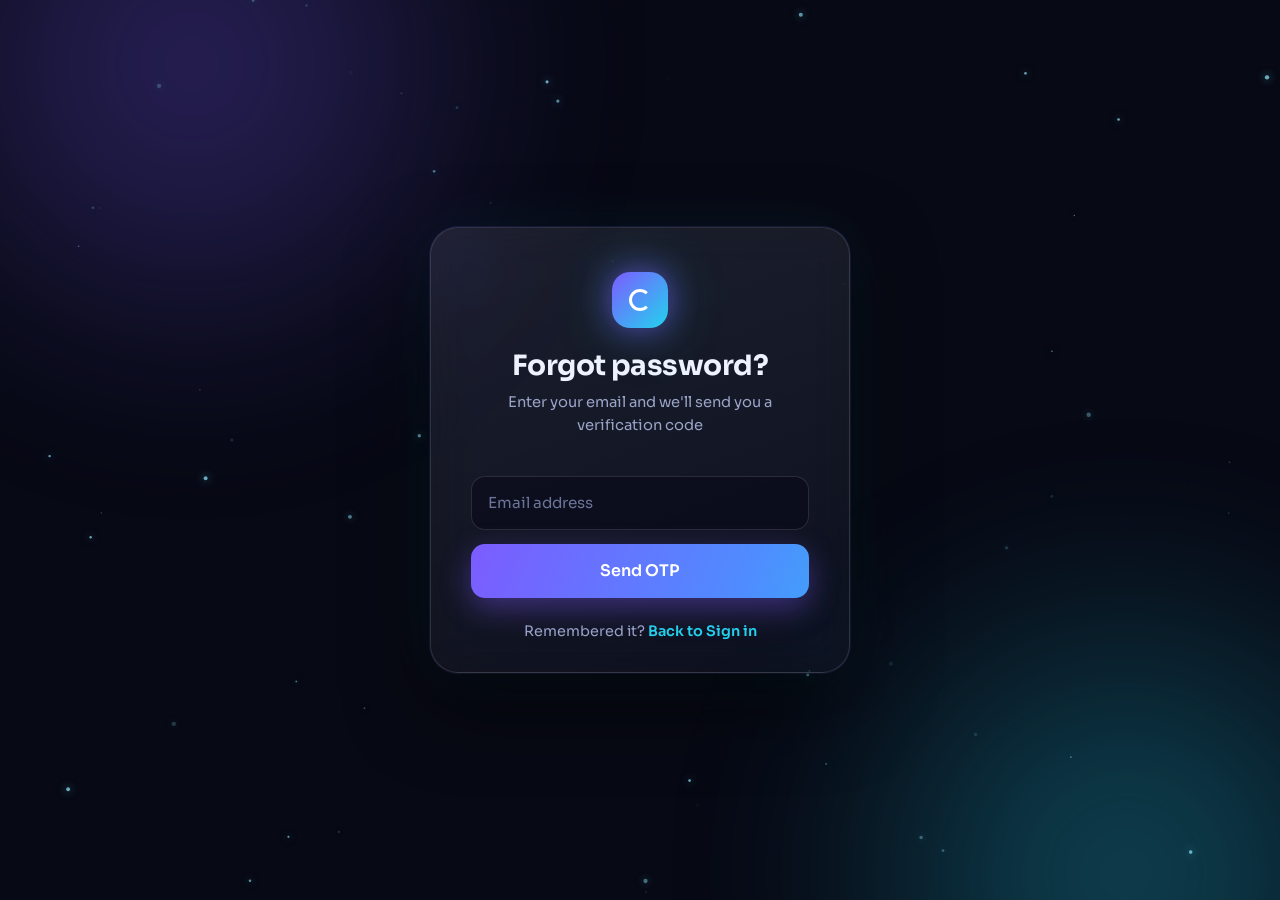
<file: forgot.html>
<!DOCTYPE html>
<html lang="en"><head>
<meta charset="utf-8"><meta name="viewport" content="width=device-width,initial-scale=1">
<title>Reset password</title><meta name="theme-color" content="#070914">
<link rel="preconnect" href="https://fonts.googleapis.com"><link rel="preconnect" href="https://fonts.gstatic.com" crossorigin>
<link href="https://fonts.googleapis.com/css2?family=Sora:wght@400;500;600;700&display=swap" rel="stylesheet">
<link rel="stylesheet" href="forgot.css">
</head><body>
<canvas id="bg" aria-hidden="true"></canvas>
<main class="wrap"><section class="card" aria-labelledby="title">
  <div class="logo" aria-hidden="true"><span></span></div>
  <h1 id="title">Forgot password?</h1>
  <p class="sub" id="sub">Enter your email and we'll send you a verification code</p>
  <div class="msg" id="msg" role="alert" aria-live="polite"></div>

  <form id="f1" novalidate>
    <div class="field"><input id="email" type="email" placeholder="Email address" autocomplete="email" aria-label="Email address" required></div>
    <button class="btn" id="go" type="submit"><span class="spin" aria-hidden="true"></span><span class="lbl">Send OTP</span></button>
  </form>

  <form id="f2" class="hide" novalidate>
    <div class="field"><input id="otp" class="otp" type="text" inputmode="numeric" maxlength="6" placeholder="000000" autocomplete="one-time-code" aria-label="6-digit code" required></div>
    <div class="links"><button class="linkbtn" id="resend" type="button" disabled>Resend in 60s</button><button class="linkbtn" id="change" type="button">Change email</button></div>
    <div class="field"><input id="pw" type="password" placeholder="New password (8+ characters)" autocomplete="new-password" aria-label="New password" required>
      <button class="eye" type="button" data-t="pw" aria-label="Show password"><svg viewBox="0 0 24 24" fill="none" stroke="currentColor" stroke-width="1.8" stroke-linecap="round" stroke-linejoin="round"><path d="M2 12s3.6-7 10-7 10 7 10 7-3.6 7-10 7S2 12 2 12z"/><circle cx="12" cy="12" r="3"/><path class="slash hide" d="M3 3l18 18"/></svg></button></div>
    <div class="meter" id="meter" data-s="0" aria-hidden="true"><i></i><i></i><i></i><i></i></div>
    <p class="hint" id="hint">Use letters, numbers and a symbol for a stronger password.</p>
    <div class="field"><input id="pw2" type="password" placeholder="Confirm new password" autocomplete="new-password" aria-label="Confirm new password" required>
      <button class="eye" type="button" data-t="pw2" aria-label="Show password"><svg viewBox="0 0 24 24" fill="none" stroke="currentColor" stroke-width="1.8" stroke-linecap="round" stroke-linejoin="round"><path d="M2 12s3.6-7 10-7 10 7 10 7-3.6 7-10 7S2 12 2 12z"/><circle cx="12" cy="12" r="3"/><path class="slash hide" d="M3 3l18 18"/></svg></button></div>
    <button class="btn" id="go2" type="submit"><span class="spin" aria-hidden="true"></span><span class="lbl">Reset Password</span></button>
  </form>

  <p class="foot">Remembered it? <a href="login.html" style="font-weight:600;font-size:.9rem">Back to Sign in</a></p>
</section></main>
<script src="forgot.js"></script>
</body></html>
</file>
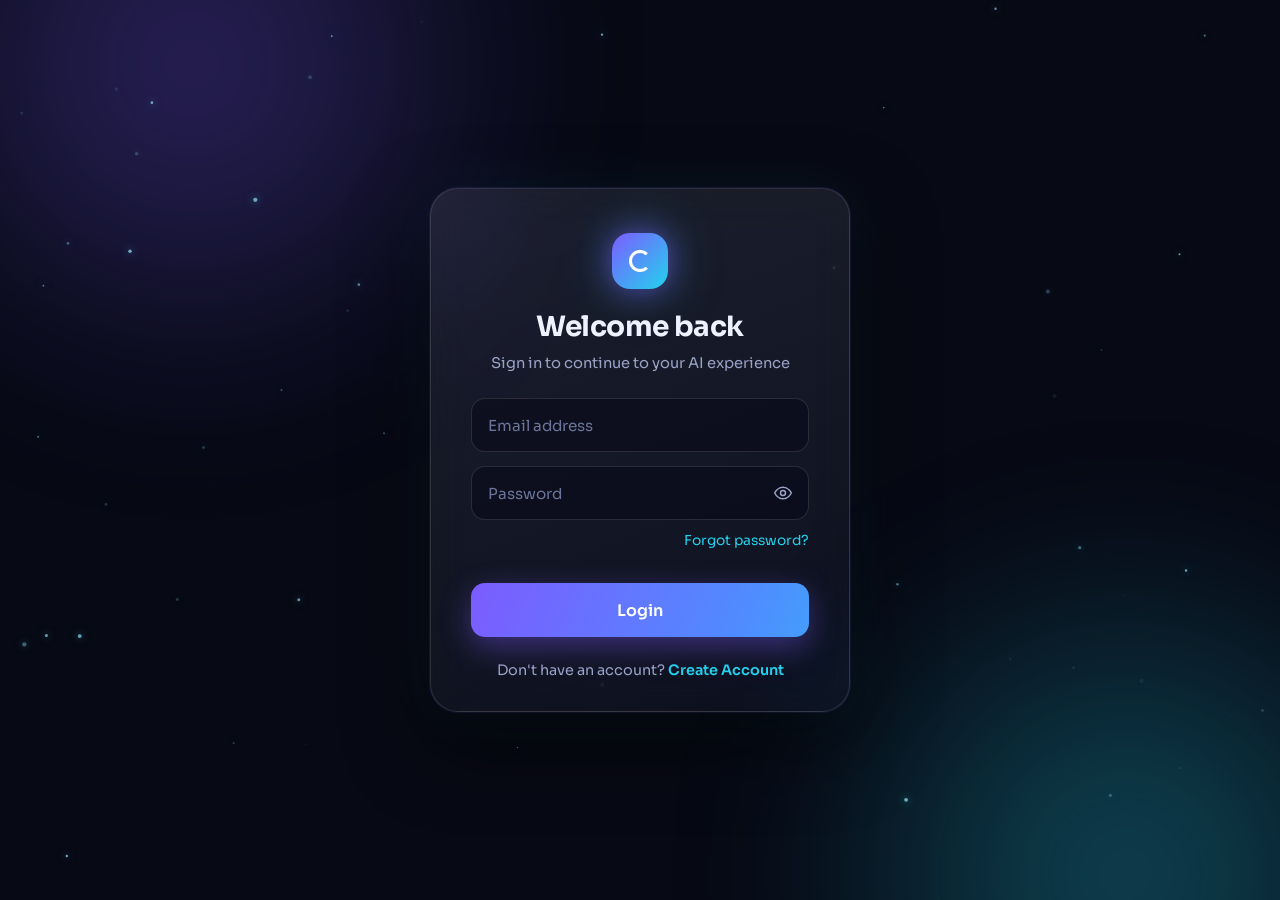
<file: home.html>
<!DOCTYPE html>
<html lang="en"><head>
<meta charset="utf-8"><meta name="viewport" content="width=device-width,initial-scale=1">
<title>Nexora | Home</title><meta name="theme-color" content="#070914">
<link href="https://fonts.googleapis.com/css2?family=Sora:wght@400;500;600;700;800&display=swap" rel="stylesheet">
<link rel="stylesheet" href="home.css">
<script>
if (!localStorage.getItem('token')) location.replace('login.html');
</script>
</head>
<body class="gate">

<header class="hd">
  <a class="brand" href="#home"><i></i>Nexora</a>
  <div class="acts">
    <button class="ib" id="bell" aria-label="Notifications">
      <svg viewBox="0 0 24 24"><path d="M6 9a6 6 0 0 1 12 0c0 6 2 7 2 7H4s2-1 2-7"/><path d="M10 20a2 2 0 0 0 4 0"/></svg>
      <span class="badge" id="badge" hidden>0</span>
    </button>
    <button class="ib" id="burger" aria-label="Open menu" aria-expanded="false"><span class="bg"><i></i><i></i><i></i></span></button>
    <button class="ib" id="prof" aria-label="Profile"><svg viewBox="0 0 24 24"><circle cx="12" cy="8" r="4"/><path d="M4 21c1-4 4-6 8-6s7 2 8 6"/></svg></button>
  </div>
</header>

<div class="ov" id="ov"></div>
<aside class="menu" id="menu" aria-hidden="true">
  <div class="mh"><b>☰ Menu</b><button class="ib" id="close" aria-label="Close menu">✕</button></div>
  <p class="hi" id="hi">Welcome</p>
  <nav>
    <a href="#profile">👤 Profile</a>
    <a href="#notifications">🔔 Notifications</a>
    <a href="https://razorpay.me/@aamirabbas" target="_blank" rel="noopener noreferrer">🆘 Support</a>
    <a href="#settings">⚙️ Settings</a>
    <button id="logout">🚪 Logout</button>
  </nav>
</aside>

<main>
  <section class="view wrap" id="v-home">
    <h1>Welcome<span id="nm"></span> 👋<br><em>What would you like to do?</em></h1>
    <div class="options">
      <a class="opt o1" href="shop.html"><span class="ic">🛍️</span><h2>GO TO SHOP</h2><p>Websites, courses and more.</p><span class="go">Go to Shop →</span></a>
      <a class="opt o2" href="#ai"><span class="ic">🤖</span><h2>TALK WITH AI</h2><p>Ask anything, get instant answers.</p><span class="go">Talk with AI →</span></a>
      <a class="opt o3" href="video.html"><span class="ic">🎬</span><h2>GO TO VIDEO</h2><p>Watch short vertical videos.</p><span class="go">Go to Video →</span></a>
    </div>
  </section>

  <section class="view wrap" id="v-ai" hidden>
    <div class="vh"><a class="back" href="#home">← Home</a><h2>🤖 Talk with <em>AI</em></h2></div>
    <div class="chat">
      <div class="msgs" id="msgs" aria-live="polite"><div class="m bot">Hi! I am your AI assistant. Ask me anything.</div></div>
      <form class="cf" id="cf"><input id="ci" placeholder="Type your message…" autocomplete="off" aria-label="Message" maxlength="2000"><button class="btn" id="cs" type="submit">Send</button></form>
    </div>
  </section>

  <section class="view wrap" id="v-notifications" hidden>
    <div class="vh"><a class="back" href="#home">← Home</a><h2>🔔 <em>Notifications</em></h2></div>
    <div class="ask" id="ask" hidden><p>Allow notifications?</p><div><button class="btn sm" id="allow">Allow</button> <button class="btn ghost sm" id="deny">Not now</button></div></div>
    <div class="list" id="nl"><p class="empty">Loading…</p></div>
  </section>

  <section class="view wrap" id="v-profile" hidden>
    <div class="vh"><a class="back" href="#home">← Home</a><h2>👤 <em>Profile</em></h2></div>
    <div class="fc" id="pf"></div>
  </section>

  <section class="view wrap" id="v-settings" hidden>
    <div class="vh"><a class="back" href="#home">← Home</a><h2>⚙️ <em>Settings</em></h2></div>
    <div class="sgrid">

      <div class="fc" id="pwc">
        <h3>Change password</h3>
        <ol class="steps" id="steps"><li>Email</li><li>OTP &amp; password</li><li>Done</li></ol>

        <form class="step frm" data-s="1" id="pw1">
          <label for="pe">Enter your email</label>
          <input class="in" id="pe" type="email" autocomplete="email" placeholder="you@example.com" required>
          <button class="btn" type="submit">Send OTP</button>
        </form>

        <form class="step frm" data-s="2" id="pw2" hidden>
          <label for="po">Enter the OTP sent to <b id="pto"></b></label>
          <input class="in" id="po" inputmode="numeric" pattern="[0-9]*" maxlength="6" autocomplete="one-time-code" placeholder="6-digit OTP" required>
          <input class="in" id="np" type="password" autocomplete="new-password" minlength="8" placeholder="New password (min 8 characters)" aria-label="New password" required>
          <input class="in" id="cp" type="password" autocomplete="new-password" minlength="8" placeholder="Confirm new password" aria-label="Confirm new password" required>
          <button class="btn" type="submit">Change password</button>
          <button class="linkbtn" id="rs" type="button">Resend OTP</button>
        </form>

        <div class="step done" data-s="3" hidden>
          <span class="okic">✅</span>
          <h4>Password changed successfully</h4>
          <p>You can now log in with your new password.</p>
          <a class="btn" href="#home">Back to Home</a>
        </div>

        <small class="msg" id="pwm"></small>
      </div>

      <div class="fc"><h3>Browser notifications</h3><p id="ns">Checking…</p><button class="btn sm" id="ne" style="margin-top:14px" hidden>Enable notifications</button></div>
    </div>
  </section>
</main>

<script src="api.js"></script>
<script src="home.js"></script>
</body></html>
</file>
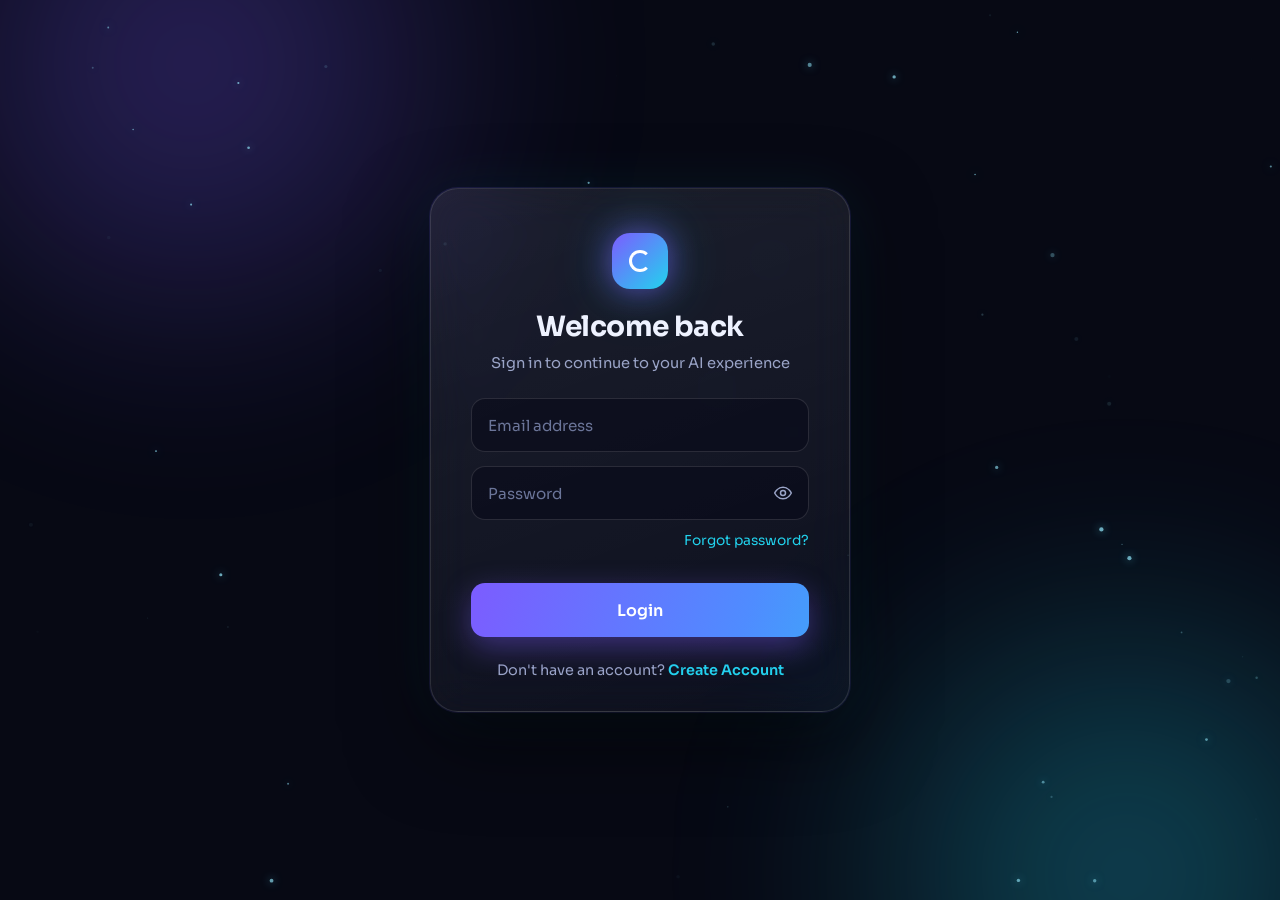
<file: login.html>
<!DOCTYPE html>
<html lang="en"><head>
<meta charset="utf-8"><meta name="viewport" content="width=device-width,initial-scale=1">
<title>Sign in</title><meta name="theme-color" content="#070914">
<link rel="preconnect" href="https://fonts.googleapis.com"><link rel="preconnect" href="https://fonts.gstatic.com" crossorigin>
<link href="https://fonts.googleapis.com/css2?family=Sora:wght@400;500;600;700&display=swap" rel="stylesheet">
<link rel="stylesheet" href="login.css">
</head><body>
<canvas id="bg" aria-hidden="true"></canvas>
<main class="wrap"><section class="card" aria-labelledby="title">
  <div class="logo" aria-hidden="true"><span></span></div>
  <h1 id="title">Welcome back</h1>
  <p class="sub">Sign in to continue to your AI experience</p>
  <form id="f" novalidate>
    <div class="field"><input id="email" type="email" placeholder="Email address" autocomplete="email" aria-label="Email address" required></div>
    <div class="field"><input id="pw" type="password" placeholder="Password" autocomplete="current-password" aria-label="Password" required>
      <button class="eye" id="eye" type="button" aria-label="Show password"><svg viewBox="0 0 24 24" fill="none" stroke="currentColor" stroke-width="1.8" stroke-linecap="round" stroke-linejoin="round"><path d="M2 12s3.6-7 10-7 10 7 10 7-3.6 7-10 7S2 12 2 12z"/><circle cx="12" cy="12" r="3"/><path id="slash" class="hide" d="M3 3l18 18"/></svg></button></div>
    <div class="row"><a href="forgot.html" id="fp">Forgot password?</a></div>
    <div class="msg" id="msg" role="alert" aria-live="polite"></div>
    <button class="btn" id="go" type="submit"><span class="spin" aria-hidden="true"></span><span class="lbl">Login</span></button>
  </form>
  <p class="foot">Don't have an account? <a href="index.html" style="font-weight:600;font-size:.9rem">Create Account</a></p>
</section></main>
<script src="login.js"></script>
</body></html>
</file>
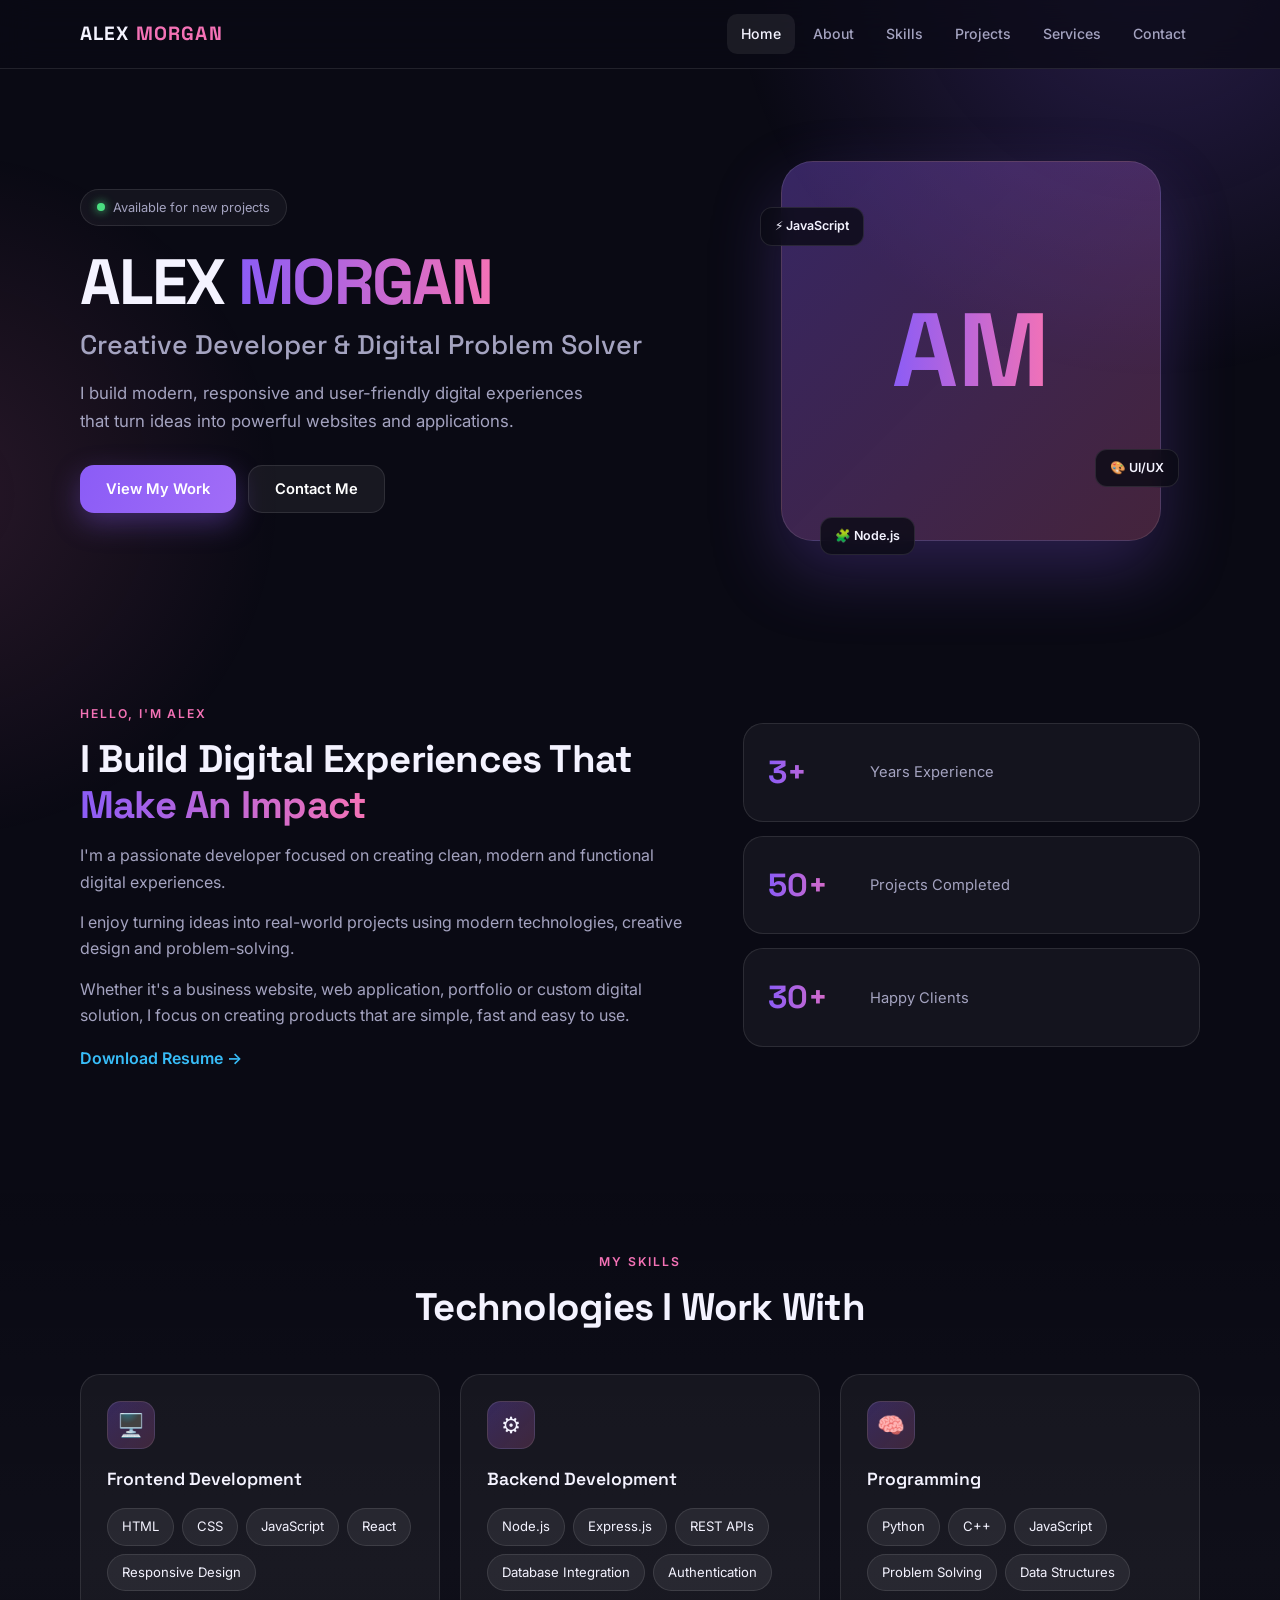
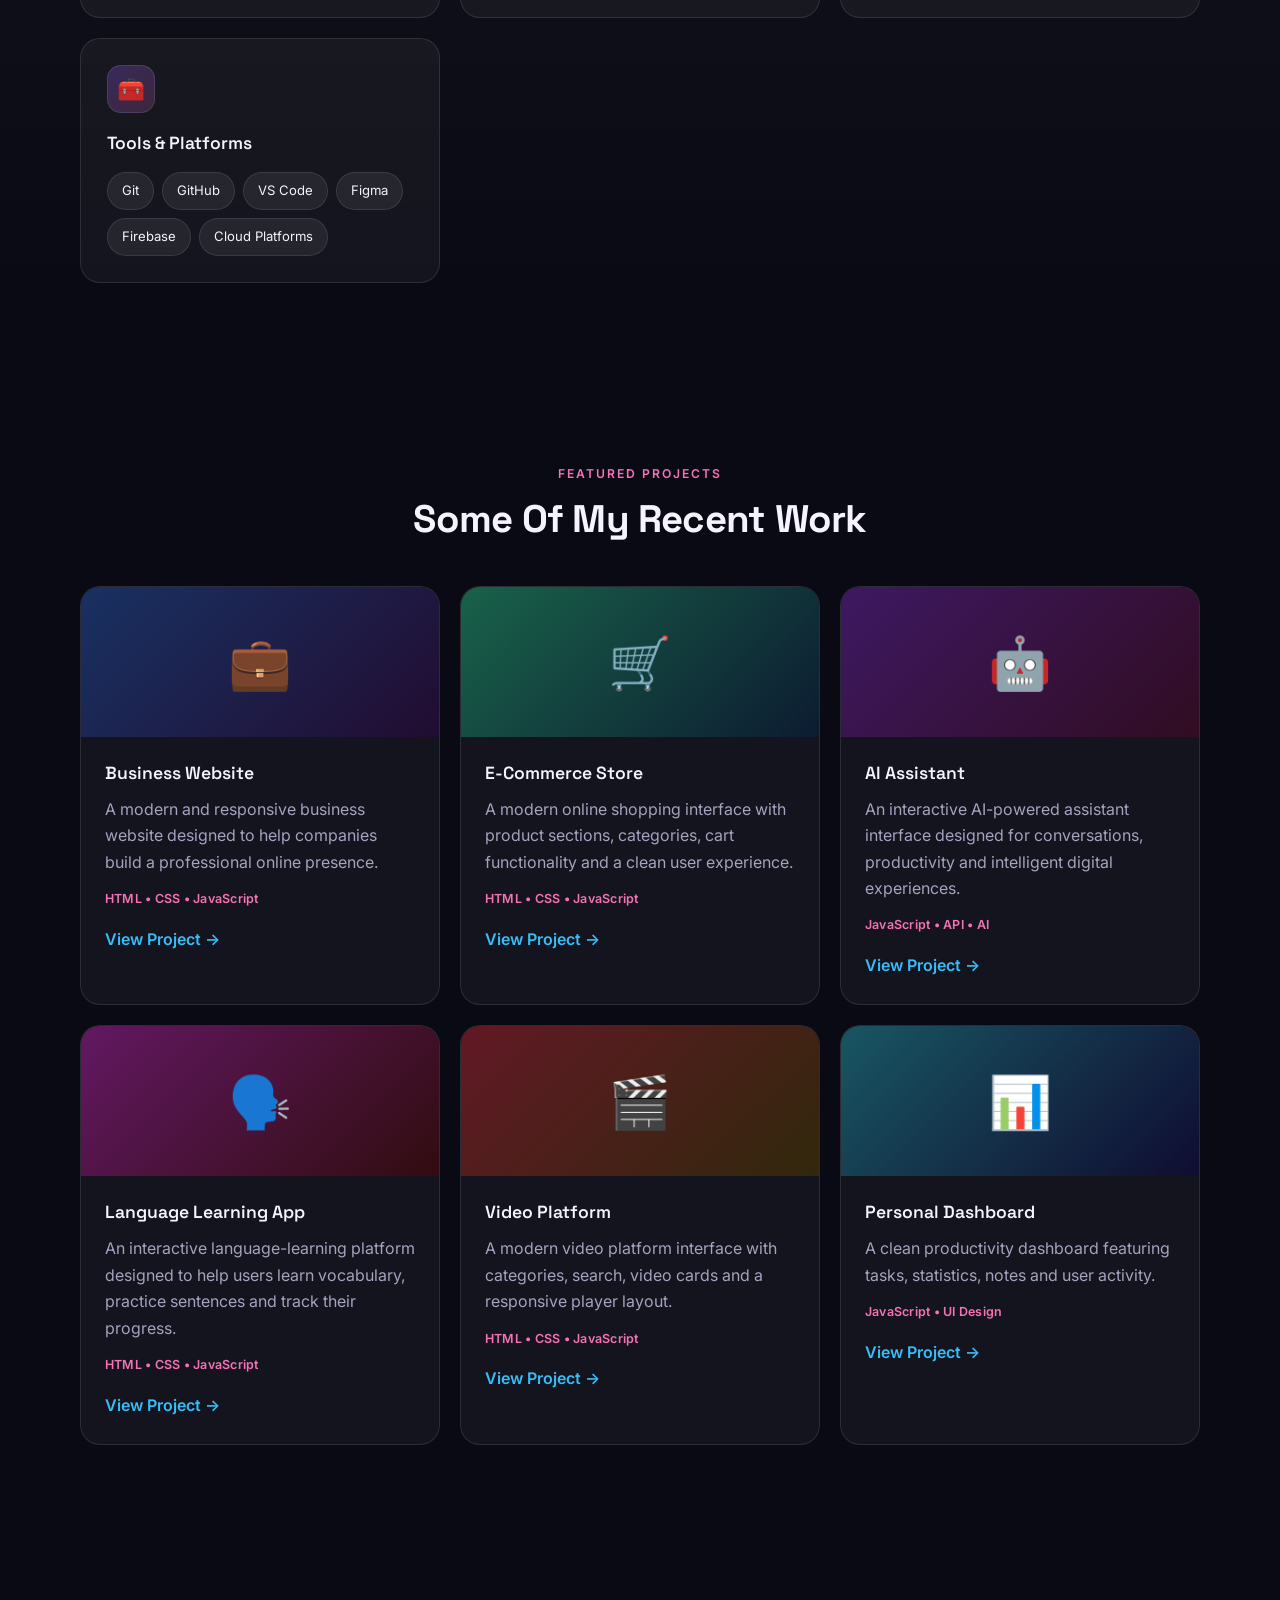
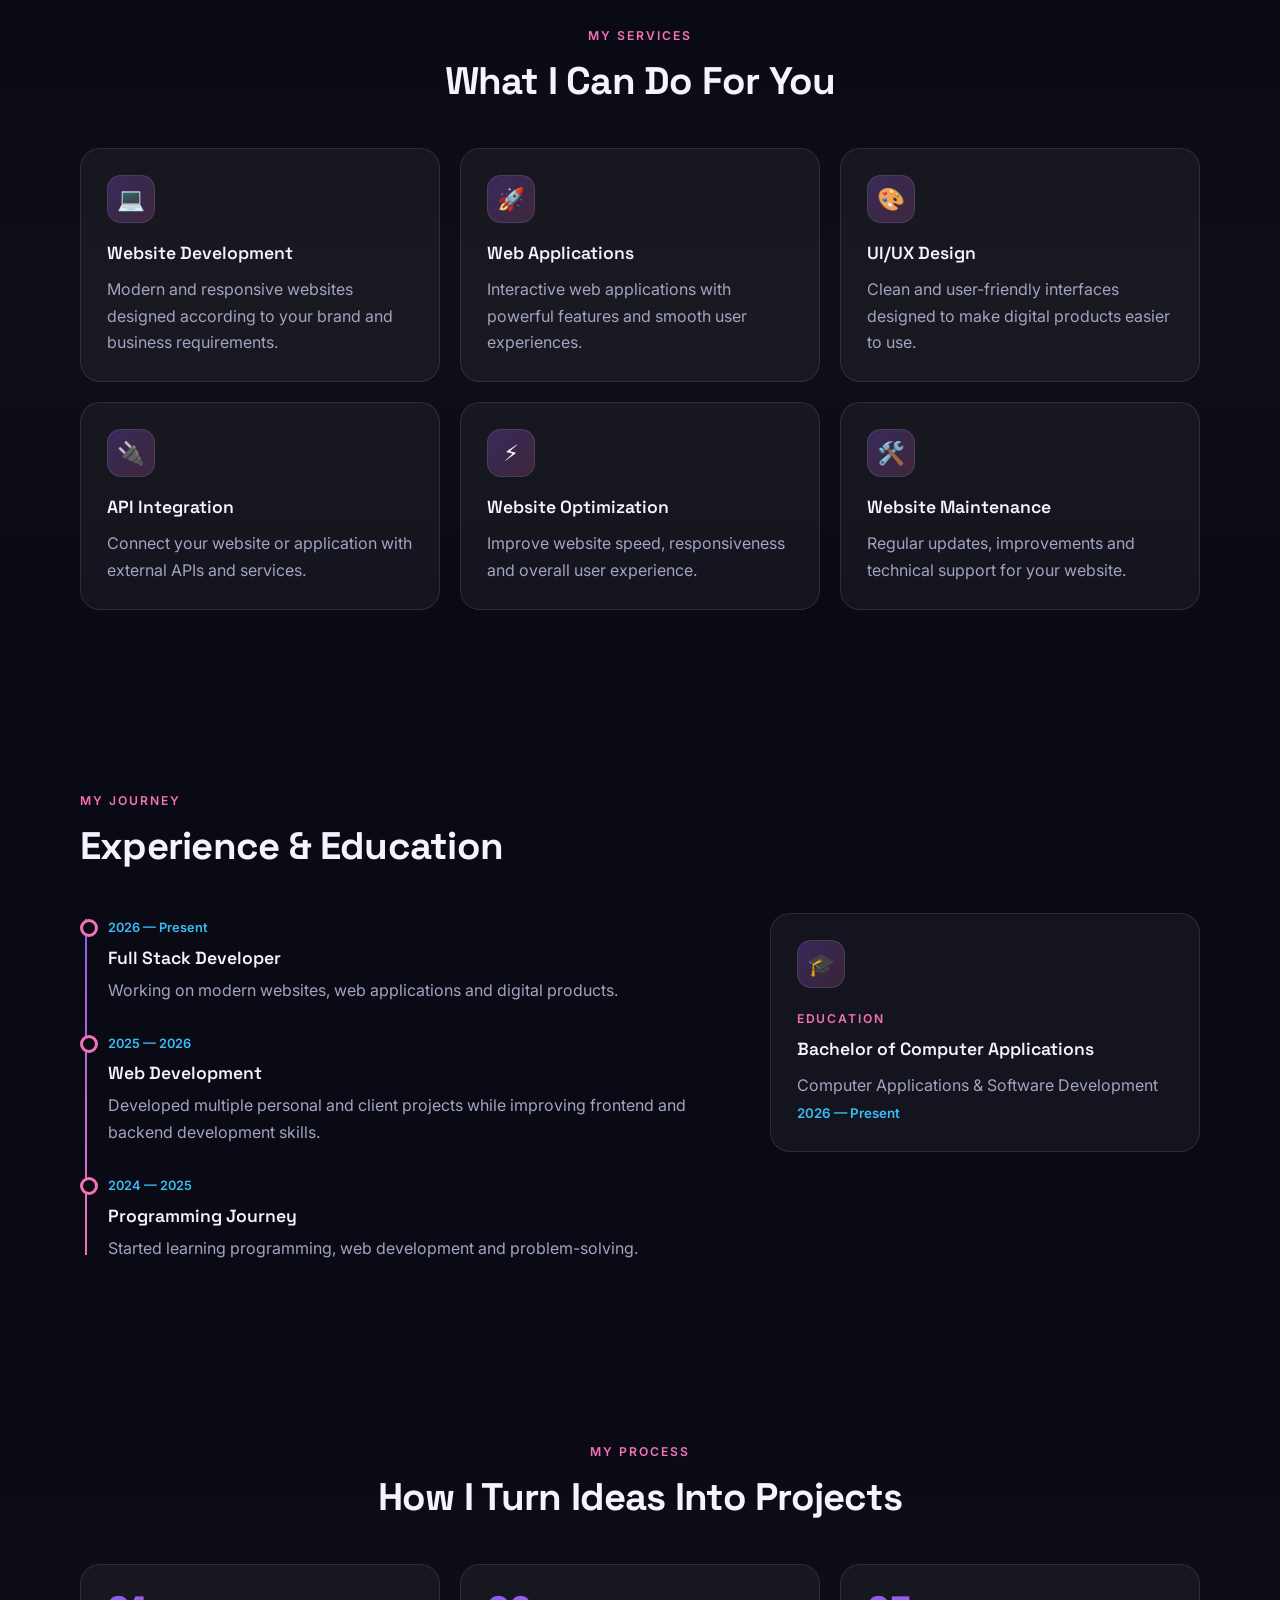
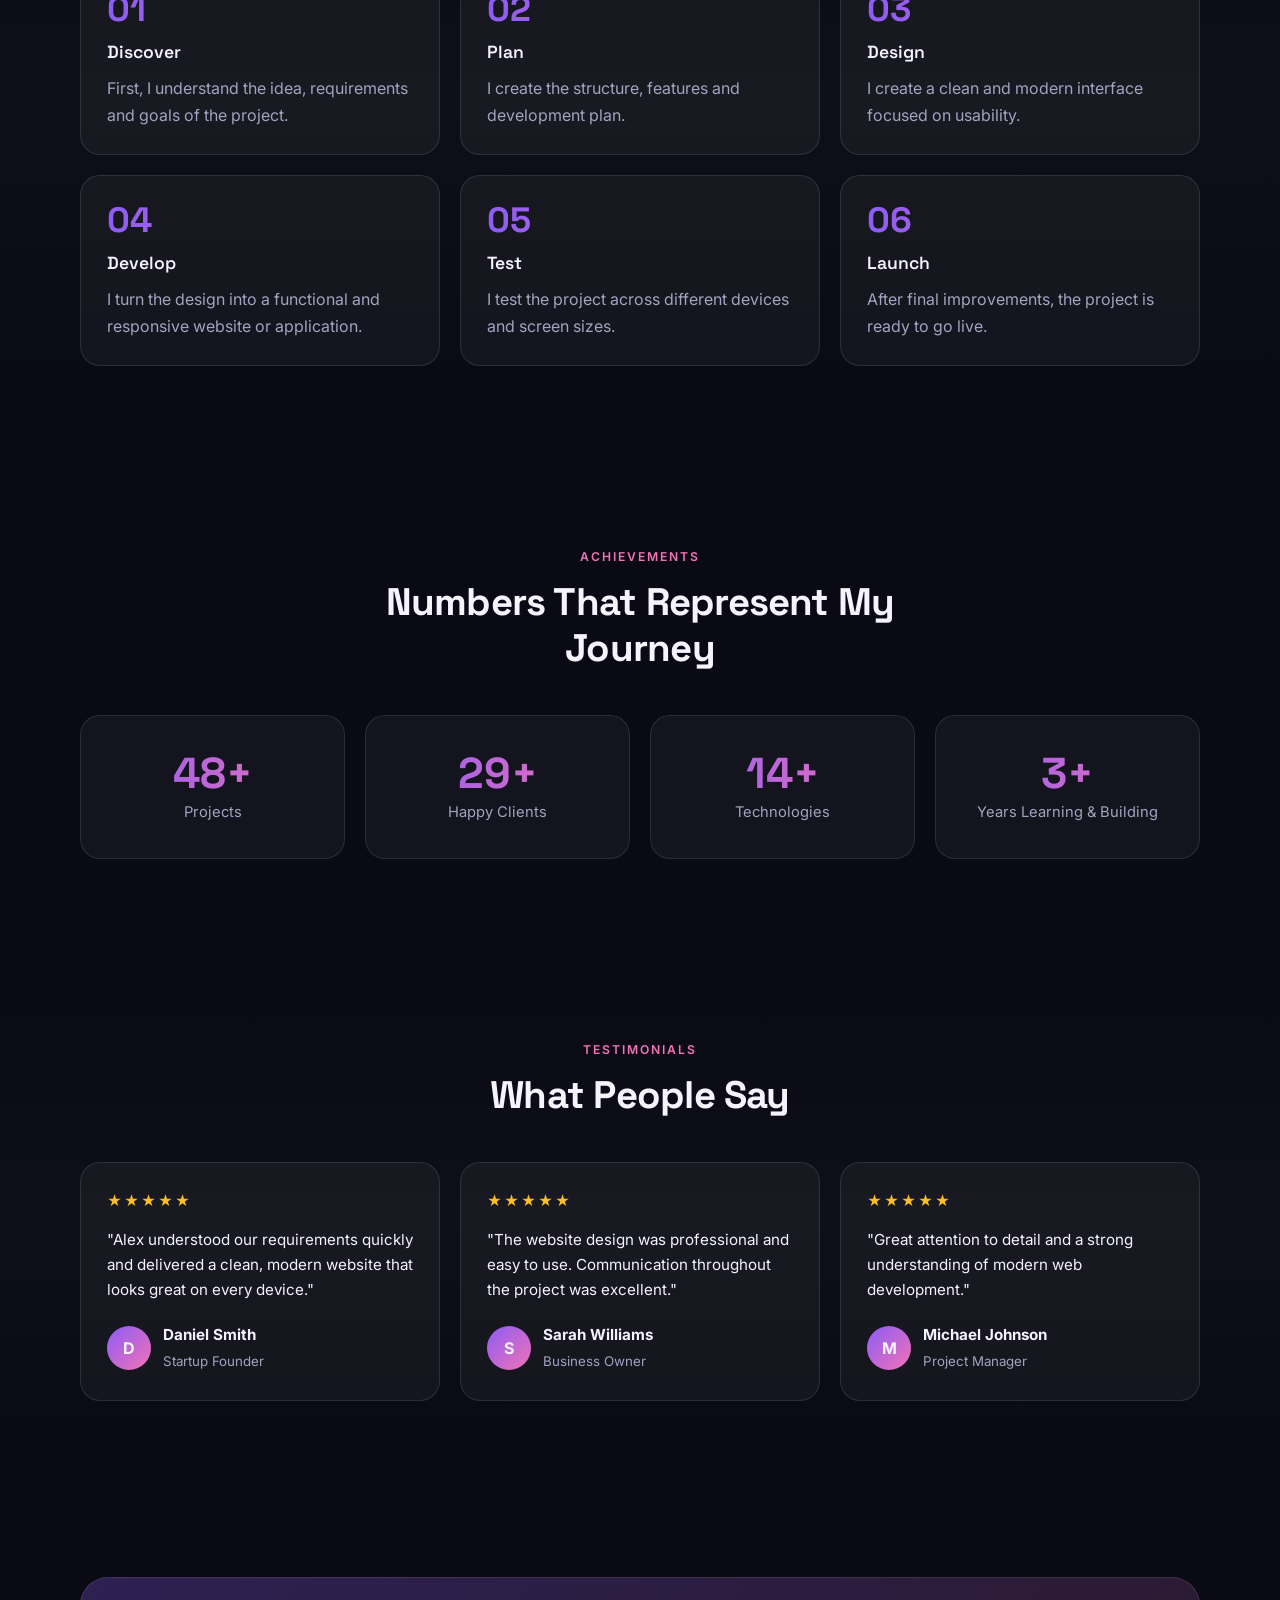
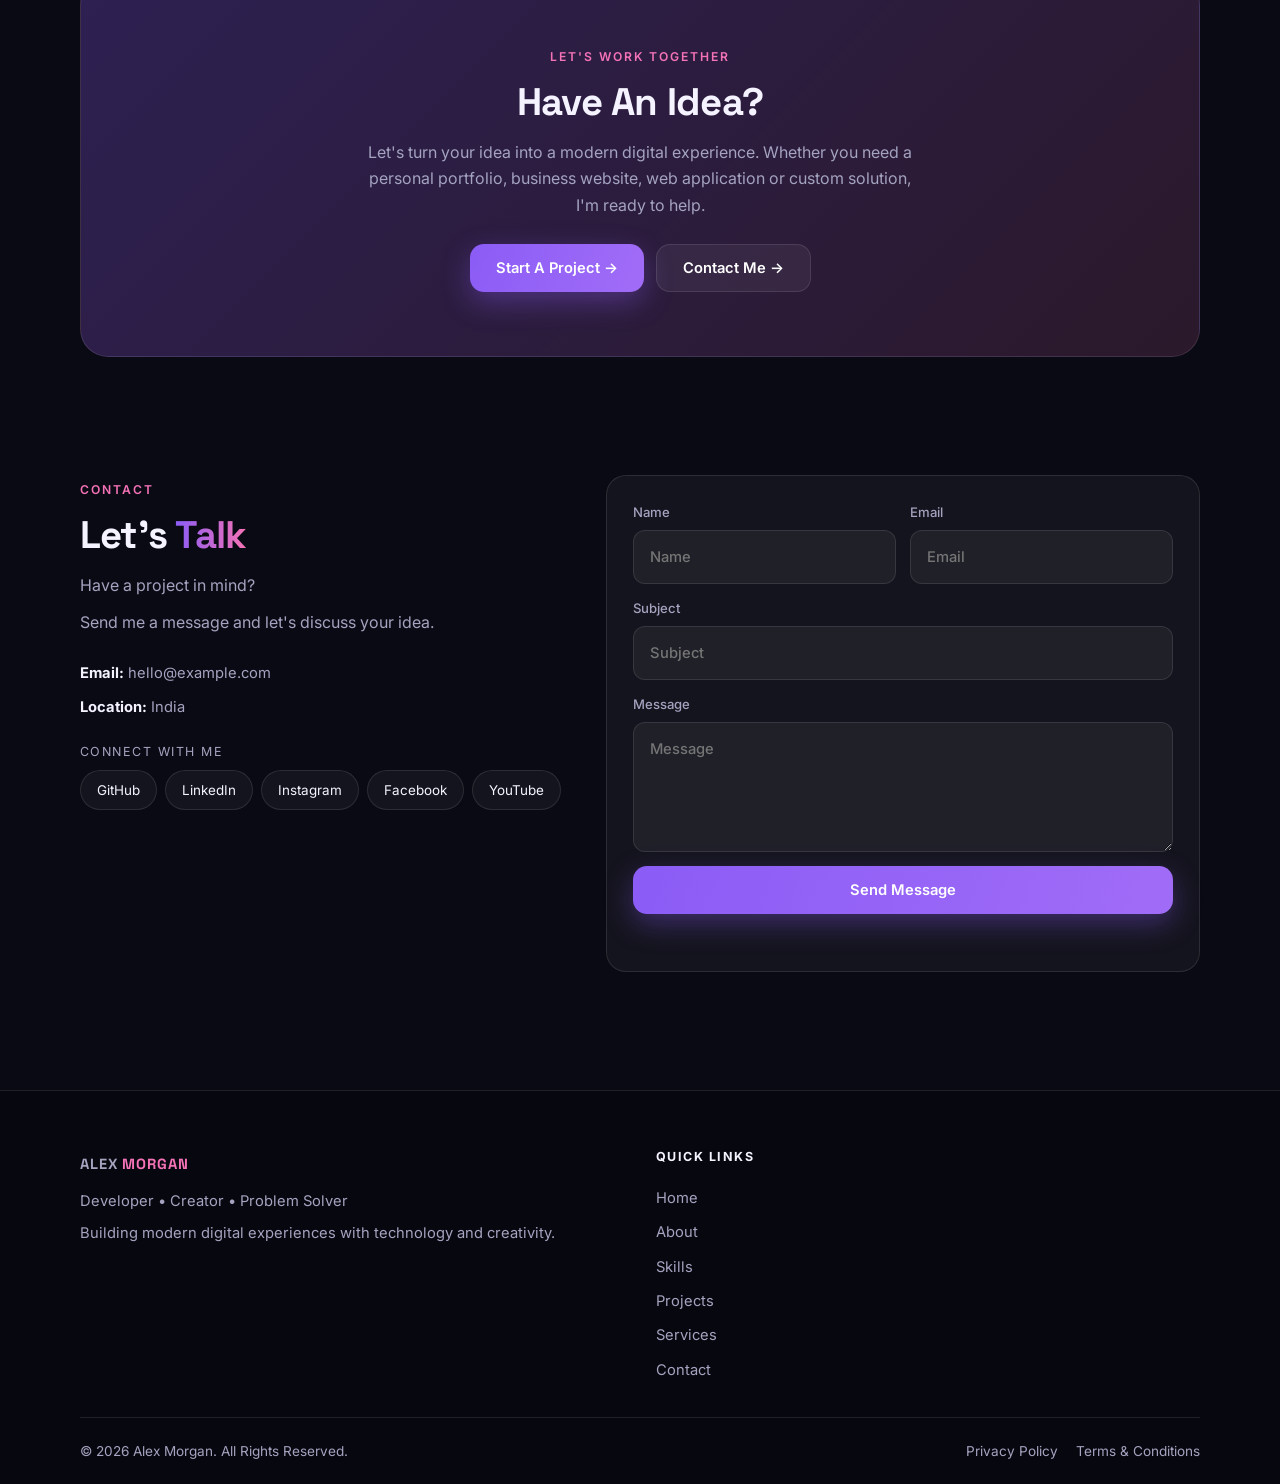
<file: portfolio.html>
<!DOCTYPE html>
<html lang="en">
<head>
<meta charset="utf-8">
<meta name="viewport" content="width=device-width,initial-scale=1">
<title>Alex Morgan | Creative Developer & Digital Problem Solver</title>
<meta name="description" content="Alex Morgan builds modern, responsive and user-friendly websites and web applications.">
<meta name="theme-color" content="#0a0a14">
<link href="https://fonts.googleapis.com/css2?family=Space+Grotesk:wght@400;500;600;700&family=Inter:wght@400;500;600&display=swap" rel="stylesheet">
<style>
:root{--bg:#0a0a14;--card:rgba(255,255,255,.045);--ink:#f4f3ff;--mute:#a4a3c0;--line:rgba(255,255,255,.1);--a:#8b5cf6;--b:#f472b6;--c:#38bdf8}
*{box-sizing:border-box;margin:0;padding:0}
html{scroll-behavior:smooth;scroll-padding-top:80px}
body{font-family:'Inter',system-ui,sans-serif;background:var(--bg);color:var(--ink);line-height:1.65;overflow-x:hidden;-webkit-font-smoothing:antialiased}
body::before{content:"";position:fixed;inset:0;z-index:-1;background:radial-gradient(55vmax 55vmax at 90% -5%,rgba(139,92,246,.24),transparent 60%),radial-gradient(45vmax 45vmax at -5% 55%,rgba(244,114,182,.13),transparent 60%)}
a{color:inherit;text-decoration:none}ul{list-style:none}
:focus-visible{outline:2px solid var(--c);outline-offset:3px;border-radius:8px}
h1,h2,h3,.logo{font-family:'Space Grotesk',sans-serif}
.wrap{max-width:1160px;margin:0 auto;padding:0 20px}
section{padding:88px 0}
.tag{display:inline-block;font-size:.76rem;font-weight:600;letter-spacing:.16em;text-transform:uppercase;color:var(--b);margin-bottom:12px}
h1{font-size:clamp(2.2rem,5.6vw,4rem);line-height:1.08;letter-spacing:-.03em;font-weight:700}
h2{font-size:clamp(1.6rem,3.6vw,2.4rem);line-height:1.2;letter-spacing:-.02em;font-weight:700;margin-bottom:14px}
h3{font-size:1.1rem;font-weight:600;margin-bottom:8px}
p{color:var(--mute)}
em{font-style:normal;background:linear-gradient(90deg,var(--a),var(--b));-webkit-background-clip:text;background-clip:text;color:transparent}
.head{max-width:640px;margin-bottom:44px}.head.c{margin-inline:auto;text-align:center}
.btn{display:inline-flex;align-items:center;justify-content:center;height:48px;padding:0 26px;border:0;border-radius:14px;font:600 .92rem 'Inter',sans-serif;color:#fff;cursor:pointer;background:linear-gradient(110deg,var(--a),#a06cf7,var(--b));background-size:200% 100%;box-shadow:0 10px 28px rgba(139,92,246,.35);transition:transform .2s,background-position .5s}
.btn:hover{transform:translateY(-2px);background-position:100% 0}
.btn.ghost{background:rgba(255,255,255,.06);border:1px solid var(--line);box-shadow:none}.btn.ghost:hover{background:rgba(255,255,255,.12)}
.card{background:var(--card);border:1px solid var(--line);border-radius:20px;padding:26px;transition:transform .3s,border-color .3s,box-shadow .3s}
.card:hover{transform:translateY(-6px);border-color:rgba(139,92,246,.55);box-shadow:0 20px 50px rgba(0,0,0,.4)}
.ico{width:48px;height:48px;border-radius:14px;display:grid;place-items:center;font-size:1.4rem;margin-bottom:16px;background:linear-gradient(135deg,rgba(139,92,246,.28),rgba(244,114,182,.18));border:1px solid var(--line)}
.grid3{display:grid;grid-template-columns:repeat(auto-fit,minmax(280px,1fr));gap:20px}
.alt{background:linear-gradient(180deg,transparent,rgba(255,255,255,.025),transparent)}
.link{display:inline-flex;margin-top:16px;font-weight:600;color:var(--c);transition:transform .2s}.link:hover{transform:translateX(5px)}
.grad{background:linear-gradient(90deg,var(--a),var(--b));-webkit-background-clip:text;background-clip:text;color:transparent}

/* header */
.hd{position:sticky;top:0;z-index:50;background:rgba(10,10,20,.75);backdrop-filter:blur(16px);-webkit-backdrop-filter:blur(16px);border-bottom:1px solid var(--line)}
.hd .wrap{display:flex;align-items:center;justify-content:space-between;height:68px}
.logo{font-weight:700;font-size:1.2rem;letter-spacing:.06em}.logo b{color:var(--b)}
.nav{display:flex;gap:4px}
.nav a{padding:8px 14px;border-radius:10px;font-size:.88rem;font-weight:500;color:var(--mute);transition:.2s}
.nav a:hover,.nav a.on{color:var(--ink);background:rgba(255,255,255,.07)}
.burger{display:none;width:44px;height:44px;border:0;background:none;cursor:pointer;border-radius:12px}
.burger span,.burger span::before,.burger span::after{display:block;width:22px;height:2px;background:var(--ink);border-radius:2px;position:relative;margin:auto;transition:.3s}
.burger span::before,.burger span::after{content:"";position:absolute;left:0}
.burger span::before{top:-7px}.burger span::after{top:7px}
.burger[aria-expanded=true] span{background:transparent}
.burger[aria-expanded=true] span::before{top:0;transform:rotate(45deg)}
.burger[aria-expanded=true] span::after{top:0;transform:rotate(-45deg)}
@media(max-width:860px){.burger{display:block}
.nav{position:fixed;top:68px;left:0;right:0;flex-direction:column;padding:14px 20px 22px;background:#0e0e1c;border-bottom:1px solid var(--line);transform:translateY(-130%);transition:transform .35s}
.nav.open{transform:none}.nav a{padding:14px}}

/* hero */
.hero{padding:92px 0 70px}
.hero .wrap{display:grid;gap:44px;align-items:center}
@media(min-width:900px){.hero .wrap{grid-template-columns:1.15fr .85fr}}
.hero .role{display:inline-flex;align-items:center;gap:8px;padding:7px 16px;border-radius:999px;background:var(--card);border:1px solid var(--line);font-size:.8rem;color:var(--mute);margin-bottom:22px}
.hero .role b{width:8px;height:8px;border-radius:50%;background:#4ade80;box-shadow:0 0 10px #4ade80}
.hero h1 small{display:block;font-size:.42em;font-weight:500;letter-spacing:0;color:var(--mute);margin-top:14px}
.hero p{font-size:1.05rem;margin:20px 0 30px;max-width:520px}
.cta{display:flex;gap:12px;flex-wrap:wrap}
.avatar{position:relative;aspect-ratio:1;max-width:380px;margin-inline:auto;width:100%;border-radius:32px;display:grid;place-items:center;background:linear-gradient(135deg,rgba(139,92,246,.35),rgba(244,114,182,.25));border:1px solid var(--line);box-shadow:0 30px 70px rgba(139,92,246,.25);animation:fl 6s ease-in-out infinite}
.avatar span{font-family:'Space Grotesk';font-size:6.5rem;font-weight:700}
.avatar i{position:absolute;padding:8px 14px;border-radius:12px;font-style:normal;font-size:.78rem;font-weight:600;background:rgba(10,10,20,.8);border:1px solid var(--line);backdrop-filter:blur(8px)}
.avatar i:nth-child(2){top:12%;left:-6%}.avatar i:nth-child(3){bottom:14%;right:-5%}.avatar i:nth-child(4){bottom:-4%;left:10%}
@keyframes fl{50%{transform:translateY(-12px)}}

/* about */
.about{display:grid;gap:44px;align-items:center}
@media(min-width:900px){.about{grid-template-columns:1.15fr .85fr}}
.about p+p{margin-top:14px}
.stats{display:grid;gap:14px}
.stat{display:flex;align-items:center;gap:18px;padding:22px 24px}
.stat b{font-family:'Space Grotesk';font-size:2rem;min-width:84px}
.stat span{font-size:.92rem;color:var(--mute)}

/* skills */
.skill h3{display:flex;align-items:center;gap:10px}
.pills{display:flex;flex-wrap:wrap;gap:8px;margin-top:14px}
.pills span{padding:7px 14px;border-radius:999px;font-size:.82rem;background:rgba(255,255,255,.07);border:1px solid var(--line);color:var(--ink);transition:.2s}
.pills span:hover{background:rgba(139,92,246,.25);border-color:var(--a)}

/* projects */
.proj{padding:0;overflow:hidden}
.proj .pv{height:150px;display:grid;place-items:center;font-size:3.2rem;background:linear-gradient(135deg,hsl(var(--h) 60% 24%),hsl(calc(var(--h) + 55) 60% 12%))}
.proj .pb{padding:22px 24px 26px}
.stack{margin-top:14px;font-size:.78rem;font-weight:600;color:var(--b);letter-spacing:.02em}

/* journey */
.two{display:grid;gap:44px}
@media(min-width:900px){.two{grid-template-columns:1.2fr .8fr}}
.tl{position:relative;padding-left:28px;display:grid;gap:26px}
.tl::before{content:"";position:absolute;left:5px;top:6px;bottom:6px;width:2px;background:linear-gradient(var(--a),var(--b))}
.tl>div{position:relative}
.tl>div::before{content:"";position:absolute;left:-28px;top:6px;width:12px;height:12px;border-radius:50%;background:var(--bg);border:3px solid var(--b)}
.tl small{color:var(--c);font-weight:600;font-size:.8rem}
.tl h3{margin:4px 0}
.edu small{color:var(--c);font-weight:600}

/* process */
.step b{font-family:'Space Grotesk';font-size:2.2rem;line-height:1;display:block;margin-bottom:12px}

/* numbers */
.nums{display:grid;grid-template-columns:repeat(auto-fit,minmax(200px,1fr));gap:20px;text-align:center}
.nums .card{padding:34px 20px}
.nums b{display:block;font-family:'Space Grotesk';font-size:2.7rem;line-height:1.1}
.nums span{color:var(--mute);font-size:.92rem}

/* testimonials */
.tm .stars{color:#fbbf24;letter-spacing:2px;font-size:.9rem}
.tm .q{color:var(--ink);margin:14px 0 20px;font-size:.95rem}
.who{display:flex;align-items:center;gap:12px}
.who i{width:44px;height:44px;border-radius:50%;display:grid;place-items:center;font-style:normal;font-weight:700;background:linear-gradient(135deg,var(--a),var(--b))}
.who b{display:block;font-size:.95rem}.who small{color:var(--mute)}

/* band */
.band{text-align:center;padding:64px 28px;border-radius:28px;border:1px solid var(--line);background:linear-gradient(135deg,rgba(139,92,246,.28),rgba(244,114,182,.14))}
.band p{max-width:560px;margin:0 auto 26px}
.band .cta{justify-content:center}

/* contact */
.contact{display:grid;gap:40px;align-items:start}
@media(min-width:900px){.contact{grid-template-columns:.9fr 1.1fr}}
.info{margin-top:26px;display:grid;gap:10px;font-size:.92rem;color:var(--mute)}
.info b{color:var(--ink)}
.soc{display:flex;flex-wrap:wrap;gap:8px;margin-top:22px}
.soc a{padding:8px 16px;border-radius:999px;font-size:.84rem;background:var(--card);border:1px solid var(--line);transition:.2s}
.soc a:hover{border-color:var(--b);color:var(--b)}
form{display:grid;gap:14px;padding:28px}
.f2{display:grid;gap:14px}@media(min-width:560px){.f2{grid-template-columns:1fr 1fr}}
label{display:grid;gap:6px;font-size:.82rem;font-weight:500;color:var(--mute)}
input,textarea{width:100%;padding:14px 16px;border-radius:12px;border:1px solid var(--line);background:rgba(255,255,255,.05);color:var(--ink);font:inherit;font-size:.92rem;transition:.2s}
textarea{min-height:130px;resize:vertical}
input:focus,textarea:focus{outline:0;border-color:var(--c);box-shadow:0 0 0 4px rgba(56,189,248,.14)}
input.bad,textarea.bad{border-color:#f87171}
#msg{min-height:1.2em;font-size:.88rem;color:var(--c)}#msg.err{color:#f87171}

/* footer */
footer{margin-top:30px;border-top:1px solid var(--line);background:rgba(0,0,0,.25)}
.fg{display:grid;grid-template-columns:repeat(auto-fit,minmax(200px,1fr));gap:32px;padding:56px 0 30px}
.fg h4{font-size:.78rem;letter-spacing:.12em;margin-bottom:14px}
.fg a{display:block;color:var(--mute);font-size:.92rem;padding:5px 0;transition:.2s}.fg a:hover{color:var(--b)}
.fg p{margin-top:8px;font-size:.92rem}
.copy{display:flex;justify-content:space-between;gap:12px;flex-wrap:wrap;padding:22px 0;border-top:1px solid var(--line);font-size:.85rem;color:var(--mute)}
.copy div{display:flex;gap:18px}.copy a:hover{color:var(--b)}

.rv{opacity:0;transform:translateY(28px);transition:opacity .7s,transform .7s}.rv.in{opacity:1;transform:none}
#top{position:fixed;right:18px;bottom:18px;width:46px;height:46px;border:0;border-radius:14px;color:#fff;font-size:1.2rem;cursor:pointer;background:linear-gradient(135deg,var(--a),var(--b));box-shadow:0 10px 28px rgba(139,92,246,.4);opacity:0;pointer-events:none;transform:translateY(10px);transition:.3s;z-index:40}
#top.show{opacity:1;pointer-events:auto;transform:none}
@media(max-width:700px){section{padding:62px 0}.hero{padding-top:60px}.avatar i:nth-child(2){left:0}.avatar i:nth-child(3){right:0}}
@media(prefers-reduced-motion:reduce){*{animation:none!important;transition:none!important}.rv{opacity:1;transform:none}html{scroll-behavior:auto}}
</style>
</head>
<body>

<header class="hd"><div class="wrap">
 <a class="logo" href="#home">ALEX<b> MORGAN</b></a>
 <nav class="nav" id="nav" aria-label="Main">
  <a href="#home">Home</a><a href="#about">About</a><a href="#skills">Skills</a><a href="#projects">Projects</a><a href="#services">Services</a><a href="#contact">Contact</a>
 </nav>
 <button class="burger" id="burger" aria-label="Open menu" aria-expanded="false"><span></span></button>
</div></header>

<main>
<section class="hero" id="home"><div class="wrap">
 <div>
  <div class="role"><b></b>Available for new projects</div>
  <h1>ALEX <em>MORGAN</em><small>Creative Developer &amp; Digital Problem Solver</small></h1>
  <p>I build modern, responsive and user-friendly digital experiences that turn ideas into powerful websites and applications.</p>
  <div class="cta"><a class="btn" href="#projects">View My Work</a><a class="btn ghost" href="#contact">Contact Me</a></div>
 </div>
 <div class="avatar" aria-hidden="true"><span class="grad">AM</span><i>⚡ JavaScript</i><i>🎨 UI/UX</i><i>🧩 Node.js</i></div>
</div></section>

<section id="about"><div class="wrap about">
 <div class="rv">
  <span class="tag">Hello, I'm Alex</span>
  <h2>I Build Digital Experiences That <em>Make An Impact</em></h2>
  <p>I'm a passionate developer focused on creating clean, modern and functional digital experiences.</p>
  <p>I enjoy turning ideas into real-world projects using modern technologies, creative design and problem-solving.</p>
  <p>Whether it's a business website, web application, portfolio or custom digital solution, I focus on creating products that are simple, fast and easy to use.</p>
  <a class="link" href="#resume" id="resume">Download Resume →</a>
 </div>
 <div class="stats rv">
  <div class="card stat"><b class="grad" data-n="3" data-s="+">3+</b><span>Years Experience</span></div>
  <div class="card stat"><b class="grad" data-n="50" data-s="+">50+</b><span>Projects Completed</span></div>
  <div class="card stat"><b class="grad" data-n="30" data-s="+">30+</b><span>Happy Clients</span></div>
 </div>
</div></section>

<section class="alt" id="skills"><div class="wrap">
 <div class="head c rv"><span class="tag">My Skills</span><h2>Technologies I Work With</h2></div>
 <div class="grid3">
  <div class="card skill rv"><div class="ico">🖥️</div><h3>Frontend Development</h3><div class="pills"><span>HTML</span><span>CSS</span><span>JavaScript</span><span>React</span><span>Responsive Design</span></div></div>
  <div class="card skill rv"><div class="ico">⚙️</div><h3>Backend Development</h3><div class="pills"><span>Node.js</span><span>Express.js</span><span>REST APIs</span><span>Database Integration</span><span>Authentication</span></div></div>
  <div class="card skill rv"><div class="ico">🧠</div><h3>Programming</h3><div class="pills"><span>Python</span><span>C++</span><span>JavaScript</span><span>Problem Solving</span><span>Data Structures</span></div></div>
  <div class="card skill rv"><div class="ico">🧰</div><h3>Tools &amp; Platforms</h3><div class="pills"><span>Git</span><span>GitHub</span><span>VS Code</span><span>Figma</span><span>Firebase</span><span>Cloud Platforms</span></div></div>
 </div>
</div></section>

<section id="projects"><div class="wrap">
 <div class="head c rv"><span class="tag">Featured Projects</span><h2>Some Of My Recent Work</h2></div>
 <div class="grid3">
  <article class="card proj rv" style="--h:220"><div class="pv">💼</div><div class="pb"><h3>Business Website</h3><p>A modern and responsive business website designed to help companies build a professional online presence.</p><div class="stack">HTML • CSS • JavaScript</div><a class="link" href="business.html" target="_blank" rel="noopener">View Project →</a></div></article>
  <article class="card proj rv" style="--h:160"><div class="pv">🛒</div><div class="pb"><h3>E-Commerce Store</h3><p>A modern online shopping interface with product sections, categories, cart functionality and a clean user experience.</p><div class="stack">HTML • CSS • JavaScript</div><a class="link" href="#contact">View Project →</a></div></article>
  <article class="card proj rv" style="--h:270"><div class="pv">🤖</div><div class="pb"><h3>AI Assistant</h3><p>An interactive AI-powered assistant interface designed for conversations, productivity and intelligent digital experiences.</p><div class="stack">JavaScript • API • AI</div><a class="link" href="#contact">View Project →</a></div></article>
  <article class="card proj rv" style="--h:300"><div class="pv">🗣️</div><div class="pb"><h3>Language Learning App</h3><p>An interactive language-learning platform designed to help users learn vocabulary, practice sentences and track their progress.</p><div class="stack">HTML • CSS • JavaScript</div><a class="link" href="#contact">View Project →</a></div></article>
  <article class="card proj rv" style="--h:350"><div class="pv">🎬</div><div class="pb"><h3>Video Platform</h3><p>A modern video platform interface with categories, search, video cards and a responsive player layout.</p><div class="stack">HTML • CSS • JavaScript</div><a class="link" href="#contact">View Project →</a></div></article>
  <article class="card proj rv" style="--h:190"><div class="pv">📊</div><div class="pb"><h3>Personal Dashboard</h3><p>A clean productivity dashboard featuring tasks, statistics, notes and user activity.</p><div class="stack">JavaScript • UI Design</div><a class="link" href="#contact">View Project →</a></div></article>
 </div>
</div></section>

<section class="alt" id="services"><div class="wrap">
 <div class="head c rv"><span class="tag">My Services</span><h2>What I Can Do For You</h2></div>
 <div class="grid3">
  <div class="card rv"><div class="ico">💻</div><h3>Website Development</h3><p>Modern and responsive websites designed according to your brand and business requirements.</p></div>
  <div class="card rv"><div class="ico">🚀</div><h3>Web Applications</h3><p>Interactive web applications with powerful features and smooth user experiences.</p></div>
  <div class="card rv"><div class="ico">🎨</div><h3>UI/UX Design</h3><p>Clean and user-friendly interfaces designed to make digital products easier to use.</p></div>
  <div class="card rv"><div class="ico">🔌</div><h3>API Integration</h3><p>Connect your website or application with external APIs and services.</p></div>
  <div class="card rv"><div class="ico">⚡</div><h3>Website Optimization</h3><p>Improve website speed, responsiveness and overall user experience.</p></div>
  <div class="card rv"><div class="ico">🛠️</div><h3>Website Maintenance</h3><p>Regular updates, improvements and technical support for your website.</p></div>
 </div>
</div></section>

<section id="journey"><div class="wrap">
 <div class="head rv"><span class="tag">My Journey</span><h2>Experience &amp; Education</h2></div>
 <div class="two">
  <div class="tl rv">
   <div><small>2026 — Present</small><h3>Full Stack Developer</h3><p>Working on modern websites, web applications and digital products.</p></div>
   <div><small>2025 — 2026</small><h3>Web Development</h3><p>Developed multiple personal and client projects while improving frontend and backend development skills.</p></div>
   <div><small>2024 — 2025</small><h3>Programming Journey</h3><p>Started learning programming, web development and problem-solving.</p></div>
  </div>
  <div class="card edu rv" style="align-self:start"><div class="ico">🎓</div><span class="tag" style="margin-bottom:6px">Education</span><h3>Bachelor of Computer Applications</h3><p>Computer Applications &amp; Software Development</p><small>2026 — Present</small></div>
 </div>
</div></section>

<section class="alt" id="process"><div class="wrap">
 <div class="head c rv"><span class="tag">My Process</span><h2>How I Turn Ideas Into Projects</h2></div>
 <div class="grid3">
  <div class="card step rv"><b class="grad">01</b><h3>Discover</h3><p>First, I understand the idea, requirements and goals of the project.</p></div>
  <div class="card step rv"><b class="grad">02</b><h3>Plan</h3><p>I create the structure, features and development plan.</p></div>
  <div class="card step rv"><b class="grad">03</b><h3>Design</h3><p>I create a clean and modern interface focused on usability.</p></div>
  <div class="card step rv"><b class="grad">04</b><h3>Develop</h3><p>I turn the design into a functional and responsive website or application.</p></div>
  <div class="card step rv"><b class="grad">05</b><h3>Test</h3><p>I test the project across different devices and screen sizes.</p></div>
  <div class="card step rv"><b class="grad">06</b><h3>Launch</h3><p>After final improvements, the project is ready to go live.</p></div>
 </div>
</div></section>

<section id="achievements"><div class="wrap">
 <div class="head c rv"><span class="tag">Achievements</span><h2>Numbers That Represent My Journey</h2></div>
 <div class="nums">
  <div class="card rv"><b class="grad" data-n="50" data-s="+">50+</b><span>Projects</span></div>
  <div class="card rv"><b class="grad" data-n="30" data-s="+">30+</b><span>Happy Clients</span></div>
  <div class="card rv"><b class="grad" data-n="15" data-s="+">15+</b><span>Technologies</span></div>
  <div class="card rv"><b class="grad" data-n="3" data-s="+">3+</b><span>Years Learning &amp; Building</span></div>
 </div>
</div></section>

<section class="alt" id="testimonials"><div class="wrap">
 <div class="head c rv"><span class="tag">Testimonials</span><h2>What People Say</h2></div>
 <div class="grid3 tm">
  <div class="card rv"><div class="stars">★★★★★</div><p class="q">"Alex understood our requirements quickly and delivered a clean, modern website that looks great on every device."</p><div class="who"><i>D</i><div><b>Daniel Smith</b><small>Startup Founder</small></div></div></div>
  <div class="card rv"><div class="stars">★★★★★</div><p class="q">"The website design was professional and easy to use. Communication throughout the project was excellent."</p><div class="who"><i>S</i><div><b>Sarah Williams</b><small>Business Owner</small></div></div></div>
  <div class="card rv"><div class="stars">★★★★★</div><p class="q">"Great attention to detail and a strong understanding of modern web development."</p><div class="who"><i>M</i><div><b>Michael Johnson</b><small>Project Manager</small></div></div></div>
 </div>
</div></section>

<section style="padding-bottom:30px"><div class="wrap">
 <div class="band rv">
  <span class="tag">Let's Work Together</span>
  <h2>Have An Idea?</h2>
  <p>Let's turn your idea into a modern digital experience. Whether you need a personal portfolio, business website, web application or custom solution, I'm ready to help.</p>
  <div class="cta"><a class="btn" href="#contact" data-sub="New project">Start A Project →</a><a class="btn ghost" href="#contact">Contact Me →</a></div>
 </div>
</div></section>

<section id="contact"><div class="wrap contact">
 <div class="rv">
  <span class="tag">Contact</span>
  <h2>Let's <em>Talk</em></h2>
  <p>Have a project in mind?</p>
  <p style="margin-top:10px">Send me a message and let's discuss your idea.</p>
  <div class="info"><span><b>Email:</b> hello@example.com</span><span><b>Location:</b> India</span></div>
  <div class="soc"><span style="width:100%;font-size:.78rem;letter-spacing:.12em;color:var(--mute)">CONNECT WITH ME</span><a href="#">GitHub</a><a href="#">LinkedIn</a><a href="#">Instagram</a><a href="#">Facebook</a><a href="#">YouTube</a></div>
 </div>
 <form class="card rv" id="cf" novalidate>
  <div class="f2">
   <label>Name<input name="name" required autocomplete="name" placeholder="Name"></label>
   <label>Email<input name="email" type="email" required autocomplete="email" placeholder="Email"></label>
  </div>
  <label>Subject<input name="subject" placeholder="Subject"></label>
  <label>Message<textarea name="message" required placeholder="Message"></textarea></label>
  <button class="btn" type="submit">Send Message</button>
  <div id="msg" role="status" aria-live="polite"></div>
 </form>
</div></section>
</main>

<footer><div class="wrap">
 <div class="fg">
  <div><a class="logo" href="#home">ALEX<b> MORGAN</b></a><p>Developer • Creator • Problem Solver</p><p>Building modern digital experiences with technology and creativity.</p></div>
  <div><h4>QUICK LINKS</h4><a href="#home">Home</a><a href="#about">About</a><a href="#skills">Skills</a><a href="#projects">Projects</a><a href="#services">Services</a><a href="#contact">Contact</a></div>
 </div>
 <div class="copy"><span>© 2026 Alex Morgan. All Rights Reserved.</span><div><a href="#">Privacy Policy</a><a href="#">Terms &amp; Conditions</a></div></div>
</div></footer>

<button id="top" aria-label="Back to top">↑</button>

<script>
(function(){
 var $=function(s,r){return (r||document).querySelector(s)},$$=function(s,r){return [].slice.call((r||document).querySelectorAll(s))};

 var nav=$('#nav'),bg=$('#burger');
 function menu(o){nav.classList.toggle('open',o);bg.setAttribute('aria-expanded',o);bg.setAttribute('aria-label',o?'Close menu':'Open menu')}
 bg.onclick=function(){menu(!nav.classList.contains('open'))};
 $$('a',nav).forEach(function(a){a.onclick=function(){menu(false)}});
 addEventListener('keydown',function(e){if(e.key==='Escape')menu(false)});

 if('IntersectionObserver' in window){
  var io=new IntersectionObserver(function(es){es.forEach(function(x){if(x.isIntersecting){x.target.classList.add('in');io.unobserve(x.target)}})},{threshold:.12});
  $$('.rv').forEach(function(el){io.observe(el)});
  var io2=new IntersectionObserver(function(es){es.forEach(function(x){if(x.isIntersecting){count(x.target);io2.unobserve(x.target)}})},{threshold:.6});
  $$('[data-n]').forEach(function(el){io2.observe(el)});
 }else{$$('.rv').forEach(function(el){el.classList.add('in')})}
 function count(el){
  var n=+el.dataset.n,s=el.dataset.s||'',t0=null;
  function f(t){t0=t0||t;var p=Math.min((t-t0)/1300,1);el.textContent=Math.round(n*(1-Math.pow(1-p,3)))+s;if(p<1)requestAnimationFrame(f)}
  requestAnimationFrame(f);
 }

 var secs=$$('main section[id]'),links=$$('a',nav);
 function spy(){
  var y=scrollY+120,cur='home';
  secs.forEach(function(s){if(s.offsetTop<=y)cur=s.id});
  links.forEach(function(a){a.classList.toggle('on',a.getAttribute('href')==='#'+cur)});
  $('#top').classList.toggle('show',scrollY>600);
 }
 addEventListener('scroll',spy,{passive:true});spy();
 $('#top').onclick=function(){scrollTo({top:0,behavior:'smooth'})};

 // Resume: put your real file (e.g. resume.pdf) in the same folder and set the href below.
 $('#resume').addEventListener('click',function(e){
  e.preventDefault();
  // this.href='resume.pdf'; location.href='resume.pdf';
  alert('Add your resume.pdf to this folder and enable the line in script.');
 });

 $$('[data-sub]').forEach(function(a){a.addEventListener('click',function(){$('#cf [name=subject]').value=a.dataset.sub})});

 // Contact form is front-end only: connect to Formspree / EmailJS / your backend later.
 var form=$('#cf'),msg=$('#msg');
 form.addEventListener('submit',function(e){
  e.preventDefault();
  var ok=true;
  $$('[required]',form).forEach(function(i){
   var bad=!i.value.trim()||(i.type==='email'&&!/^[^\s@]+@[^\s@]+\.[^\s@]+$/.test(i.value));
   i.classList.toggle('bad',bad);if(bad)ok=false;
  });
  msg.className=ok?'':'err';
  if(!ok){msg.textContent='Please fill in your name, a valid email and a message.';return}
  msg.textContent='Thank you! Your message has been sent. I will get back to you soon.';
  form.reset();
 });
})();
</script>
</body>
</html>
</file>
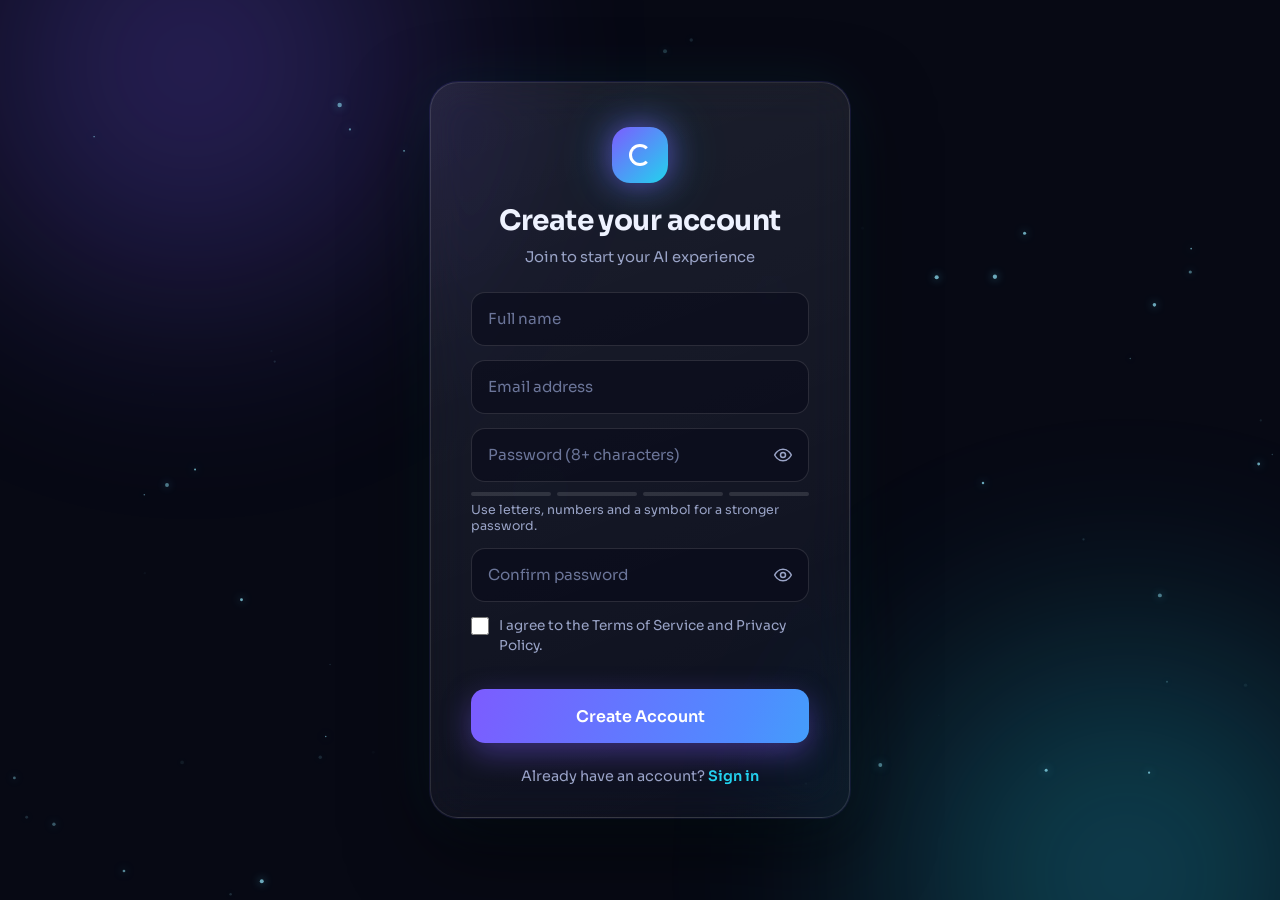
<file: signup.html>
<!DOCTYPE html>
<html lang="en"><head>
<meta charset="utf-8"><meta name="viewport" content="width=device-width,initial-scale=1">
<title>Create account</title><meta name="theme-color" content="#070914">
<link rel="preconnect" href="https://fonts.googleapis.com"><link rel="preconnect" href="https://fonts.gstatic.com" crossorigin>
<link href="https://fonts.googleapis.com/css2?family=Sora:wght@400;500;600;700&display=swap" rel="stylesheet">
<link rel="stylesheet" href="signup.css">
</head><body>
<canvas id="bg" aria-hidden="true"></canvas>
<main class="wrap"><section class="card" aria-labelledby="title">
  <div class="logo" aria-hidden="true"><span></span></div>
  <h1 id="title">Create your account</h1>
  <p class="sub">Join to start your AI experience</p>
  <form id="f" novalidate>
    <div class="field"><input id="name" type="text" placeholder="Full name" autocomplete="name" aria-label="Full name"></div>
    <div class="field"><input id="email" type="email" placeholder="Email address" autocomplete="email" aria-label="Email address" required></div>
    <div class="field"><input id="pw" type="password" placeholder="Password (8+ characters)" autocomplete="new-password" aria-label="Password" required>
      <button class="eye" type="button" data-t="pw" aria-label="Show password"><svg viewBox="0 0 24 24" fill="none" stroke="currentColor" stroke-width="1.8" stroke-linecap="round" stroke-linejoin="round"><path d="M2 12s3.6-7 10-7 10 7 10 7-3.6 7-10 7S2 12 2 12z"/><circle cx="12" cy="12" r="3"/><path class="slash hide" d="M3 3l18 18"/></svg></button></div>
    <div class="meter" id="meter" data-s="0" aria-hidden="true"><i></i><i></i><i></i><i></i></div>
    <p class="hint" id="hint">Use letters, numbers and a symbol for a stronger password.</p>
    <div class="field"><input id="pw2" type="password" placeholder="Confirm password" autocomplete="new-password" aria-label="Confirm password" required>
      <button class="eye" type="button" data-t="pw2" aria-label="Show password"><svg viewBox="0 0 24 24" fill="none" stroke="currentColor" stroke-width="1.8" stroke-linecap="round" stroke-linejoin="round"><path d="M2 12s3.6-7 10-7 10 7 10 7-3.6 7-10 7S2 12 2 12z"/><circle cx="12" cy="12" r="3"/><path class="slash hide" d="M3 3l18 18"/></svg></button></div>
    <label class="terms"><input id="terms" type="checkbox"><span>I agree to the Terms of Service and Privacy Policy.</span></label>
    <div class="msg" id="msg" role="alert" aria-live="polite"></div>
    <button class="btn" id="go" type="submit"><span class="spin" aria-hidden="true"></span><span class="lbl">Create Account</span></button>
  </form>
    <p class="foot">Already have an account? <a href="index.html" style="font-weight:600;font-size:.9rem">Sign in</a></p>
</section></main>
<script src="signup.js"></script>
</body></html>
</file>
<file: style.css>
:root{--bg:#070914;--ink:#eef2ff;--mute:#9aa4c7;--line:rgba(255,255,255,.12);--a:#7c5cff;--b:#22d3ee;--err:#ff8a9b;--ok:#4ade80}
*{box-sizing:border-box;margin:0}
html,body{min-height:100%}
body{font-family:'Sora',system-ui,-apple-system,'Segoe UI',sans-serif;background:var(--bg);color:var(--ink);overflow-x:hidden;-webkit-font-smoothing:antialiased}
body::before,body::after{content:"";position:fixed;width:60vmax;height:60vmax;border-radius:50%;filter:blur(90px);opacity:.35;z-index:0;animation:drift 22s ease-in-out infinite alternate}
body::before{background:radial-gradient(circle,var(--a),transparent 65%);top:-25vmax;left:-15vmax}
body::after{background:radial-gradient(circle,var(--b),transparent 65%);bottom:-28vmax;right:-18vmax;animation-delay:-9s}
@keyframes drift{to{transform:translate(8vmax,6vmax) scale(1.15)}}
#bg{position:fixed;inset:0;width:100%;height:100%;z-index:1;pointer-events:none}
.wrap{position:relative;z-index:2;min-height:100vh;min-height:100dvh;display:grid;place-items:center;padding:24px 16px}
.card{width:100%;max-width:420px;padding:36px 32px 28px;border-radius:28px;background:linear-gradient(160deg,rgba(255,255,255,.09),rgba(255,255,255,.03));border:1px solid var(--line);backdrop-filter:blur(22px) saturate(140%);-webkit-backdrop-filter:blur(22px) saturate(140%);box-shadow:0 30px 80px rgba(0,0,0,.55),0 0 0 1px rgba(124,92,255,.15),0 0 60px rgba(34,211,238,.08);animation:rise .9s cubic-bezier(.2,.8,.2,1) both}
@keyframes rise{from{opacity:0;transform:translateY(24px) scale(.97)}}
.logo{width:56px;height:56px;margin:0 auto 20px;border-radius:18px;display:grid;place-items:center;background:linear-gradient(135deg,var(--a),var(--b));box-shadow:0 0 30px rgba(124,92,255,.6),0 0 60px rgba(34,211,238,.3);animation:pulse 4s ease-in-out infinite}
.logo span{width:22px;height:22px;border-radius:50%;border:3px solid #fff;border-right-color:transparent;animation:spin 6s linear infinite}
@keyframes pulse{50%{box-shadow:0 0 44px rgba(124,92,255,.85),0 0 80px rgba(34,211,238,.45)}}
@keyframes spin{to{transform:rotate(360deg)}}
h1{font-size:1.75rem;font-weight:700;letter-spacing:-.02em;text-align:center}
.sub{color:var(--mute);font-size:.92rem;text-align:center;margin:8px 0 24px;line-height:1.5}
.field{position:relative;margin-bottom:14px}
.field input{width:100%;height:54px;padding:0 48px 0 16px;font:inherit;font-size:.95rem;color:var(--ink);background:rgba(8,10,25,.55);border:1px solid var(--line);border-radius:14px;outline:none;transition:border-color .2s,box-shadow .2s,background .2s}
.field input::placeholder{color:#6b7599}
.field input:hover{border-color:rgba(255,255,255,.25)}
.field input:focus{border-color:var(--b);box-shadow:0 0 0 4px rgba(34,211,238,.15),0 0 24px rgba(34,211,238,.18)}
input::-ms-reveal,input::-ms-clear{display:none}
input::-webkit-credentials-auto-fill-button{visibility:hidden;pointer-events:none;position:absolute;right:0}
.eye{position:absolute;right:6px;top:7px;width:40px;height:40px;border:0;background:none;color:var(--mute);border-radius:10px;cursor:pointer;display:grid;place-items:center;transition:color .2s,background .2s}
.eye:hover{color:var(--ink);background:rgba(255,255,255,.08)}
.eye svg{width:20px;height:20px}
.row{display:flex;justify-content:flex-end;margin:-2px 0 18px}
a,.linkbtn{color:var(--b);text-decoration:none;font-size:.86rem;background:none;border:0;font-family:inherit;cursor:pointer;transition:color .2s}
a:hover,.linkbtn:hover{color:#fff}
a:focus-visible,button:focus-visible{outline:2px solid var(--b);outline-offset:3px;border-radius:8px}
.btn{position:relative;width:100%;height:54px;border:0;border-radius:14px;font:inherit;font-weight:600;font-size:1rem;color:#fff;cursor:pointer;overflow:hidden;background:linear-gradient(110deg,var(--a),#4f8cff,var(--b),var(--a));background-size:250% 100%;box-shadow:0 10px 30px rgba(124,92,255,.4);transition:transform .15s,box-shadow .25s,background-position .6s;display:flex;align-items:center;justify-content:center;gap:10px}
.btn:hover{background-position:100% 0;box-shadow:0 14px 40px rgba(34,211,238,.4);transform:translateY(-2px)}
.btn:active{transform:translateY(0) scale(.98)}
.btn:disabled{cursor:progress;opacity:.9;transform:none}
.btn.ok{background:var(--ok);color:#052e16}
.spin{width:20px;height:20px;border-radius:50%;border:3px solid rgba(255,255,255,.35);border-top-color:#fff;animation:spin .7s linear infinite;display:none}
.btn.load .spin{display:block}
.msg{min-height:0;margin-bottom:14px;padding:0 14px;border-radius:12px;font-size:.88rem;line-height:1.45;max-height:0;overflow:hidden;opacity:0;transition:all .3s;background:rgba(255,138,155,.1);border:1px solid transparent;color:var(--err)}
.msg.show{max-height:90px;opacity:1;padding:11px 14px;border-color:rgba(255,138,155,.35)}
.msg.shake{animation:shake .4s}
@keyframes shake{25%{transform:translateX(-6px)}75%{transform:translateX(6px)}}
.divider{display:flex;align-items:center;gap:12px;margin:24px 0 18px;color:var(--mute);font-size:.72rem;letter-spacing:.12em}
.divider::before,.divider::after{content:"";flex:1;height:1px;background:var(--line)}
.social{display:grid;gap:10px}
.sbtn{height:50px;border-radius:14px;border:1px solid var(--line);background:rgba(255,255,255,.05);color:var(--ink);font:inherit;font-size:.92rem;font-weight:500;cursor:pointer;display:flex;align-items:center;justify-content:center;gap:12px;transition:background .2s,transform .15s,border-color .2s}
.sbtn:hover{background:rgba(255,255,255,.11);border-color:rgba(255,255,255,.28);transform:translateY(-1px)}
.sbtn:active{transform:scale(.98)}
.sbtn svg{width:20px;height:20px}
.foot{text-align:center;margin-top:24px;color:var(--mute);font-size:.9rem}
.foot .linkbtn{font-size:.9rem;font-weight:600}
.hide{display:none}
@media(max-width:420px){.card{padding:30px 20px 24px;border-radius:24px}h1{font-size:1.5rem}}
@media(min-width:768px){.card{padding:44px 40px 32px}}
@media(max-height:700px){.wrap{place-items:start center}}
@media(prefers-reduced-motion:reduce){*{animation:none!important;transition:none!important}}

/* signup extras */
.meter{display:grid;grid-template-columns:repeat(4,1fr);gap:6px;margin:-4px 0 6px}
.meter i{height:4px;border-radius:4px;background:rgba(255,255,255,.12);transition:background .3s}
.meter[data-s="1"] i:nth-child(1){background:#ff8a9b}
.meter[data-s="2"] i:nth-child(-n+2){background:#fbbf24}
.meter[data-s="3"] i:nth-child(-n+3){background:#22d3ee}
.meter[data-s="4"] i{background:#4ade80}
.hint{font-size:.78rem;color:var(--mute);margin:0 0 14px;min-height:1.1em}
.terms{display:flex;gap:10px;align-items:flex-start;margin:4px 0 18px;font-size:.85rem;color:var(--mute);line-height:1.45;cursor:pointer}
.terms input{width:18px;height:18px;margin-top:1px;accent-color:#7c5cff;flex:none;cursor:pointer}
</file>
<file: forgot.css>
:root{--bg:#070914;--ink:#eef2ff;--mute:#9aa4c7;--line:rgba(255,255,255,.12);--a:#7c5cff;--b:#22d3ee;--err:#ff8a9b;--ok:#4ade80}
*{box-sizing:border-box;margin:0}
html,body{min-height:100%}
body{font-family:'Sora',system-ui,-apple-system,'Segoe UI',sans-serif;background:var(--bg);color:var(--ink);overflow-x:hidden;-webkit-font-smoothing:antialiased}
body::before,body::after{content:"";position:fixed;width:60vmax;height:60vmax;border-radius:50%;filter:blur(90px);opacity:.35;z-index:0;animation:drift 22s ease-in-out infinite alternate}
body::before{background:radial-gradient(circle,var(--a),transparent 65%);top:-25vmax;left:-15vmax}
body::after{background:radial-gradient(circle,var(--b),transparent 65%);bottom:-28vmax;right:-18vmax;animation-delay:-9s}
@keyframes drift{to{transform:translate(8vmax,6vmax) scale(1.15)}}
#bg{position:fixed;inset:0;width:100%;height:100%;z-index:1;pointer-events:none}
.wrap{position:relative;z-index:2;min-height:100vh;min-height:100dvh;display:grid;place-items:center;padding:24px 16px}
.card{width:100%;max-width:420px;padding:36px 32px 28px;border-radius:28px;background:linear-gradient(160deg,rgba(255,255,255,.09),rgba(255,255,255,.03));border:1px solid var(--line);backdrop-filter:blur(22px) saturate(140%);-webkit-backdrop-filter:blur(22px) saturate(140%);box-shadow:0 30px 80px rgba(0,0,0,.55),0 0 0 1px rgba(124,92,255,.15),0 0 60px rgba(34,211,238,.08);animation:rise .9s cubic-bezier(.2,.8,.2,1) both}
@keyframes rise{from{opacity:0;transform:translateY(24px) scale(.97)}}
.logo{width:56px;height:56px;margin:0 auto 20px;border-radius:18px;display:grid;place-items:center;background:linear-gradient(135deg,var(--a),var(--b));box-shadow:0 0 30px rgba(124,92,255,.6),0 0 60px rgba(34,211,238,.3);animation:pulse 4s ease-in-out infinite}
.logo span{width:22px;height:22px;border-radius:50%;border:3px solid #fff;border-right-color:transparent;animation:spin 6s linear infinite}
@keyframes pulse{50%{box-shadow:0 0 44px rgba(124,92,255,.85),0 0 80px rgba(34,211,238,.45)}}
@keyframes spin{to{transform:rotate(360deg)}}
h1{font-size:1.75rem;font-weight:700;letter-spacing:-.02em;text-align:center}
.sub{color:var(--mute);font-size:.92rem;text-align:center;margin:8px 0 24px;line-height:1.5}
.field{position:relative;margin-bottom:14px}
.field input{width:100%;height:54px;padding:0 48px 0 16px;font:inherit;font-size:.95rem;color:var(--ink);background:rgba(8,10,25,.55);border:1px solid var(--line);border-radius:14px;outline:none;transition:border-color .2s,box-shadow .2s,background .2s}
.field input::placeholder{color:#6b7599}
.field input:hover{border-color:rgba(255,255,255,.25)}
.field input:focus{border-color:var(--b);box-shadow:0 0 0 4px rgba(34,211,238,.15),0 0 24px rgba(34,211,238,.18)}
input::-ms-reveal,input::-ms-clear{display:none}
input::-webkit-credentials-auto-fill-button{visibility:hidden;pointer-events:none;position:absolute;right:0}
.eye{position:absolute;right:6px;top:7px;width:40px;height:40px;border:0;background:none;color:var(--mute);border-radius:10px;cursor:pointer;display:grid;place-items:center;transition:color .2s,background .2s}
.eye:hover{color:var(--ink);background:rgba(255,255,255,.08)}
.eye svg{width:20px;height:20px}
.row{display:flex;justify-content:flex-end;margin:-2px 0 18px}
a,.linkbtn{color:var(--b);text-decoration:none;font-size:.86rem;background:none;border:0;font-family:inherit;cursor:pointer;transition:color .2s}
a:hover,.linkbtn:hover{color:#fff}
a:focus-visible,button:focus-visible{outline:2px solid var(--b);outline-offset:3px;border-radius:8px}
.btn{position:relative;width:100%;height:54px;border:0;border-radius:14px;font:inherit;font-weight:600;font-size:1rem;color:#fff;cursor:pointer;overflow:hidden;background:linear-gradient(110deg,var(--a),#4f8cff,var(--b),var(--a));background-size:250% 100%;box-shadow:0 10px 30px rgba(124,92,255,.4);transition:transform .15s,box-shadow .25s,background-position .6s;display:flex;align-items:center;justify-content:center;gap:10px}
.btn:hover{background-position:100% 0;box-shadow:0 14px 40px rgba(34,211,238,.4);transform:translateY(-2px)}
.btn:active{transform:translateY(0) scale(.98)}
.btn:disabled{cursor:progress;opacity:.9;transform:none}
.btn.ok{background:var(--ok);color:#052e16}
.spin{width:20px;height:20px;border-radius:50%;border:3px solid rgba(255,255,255,.35);border-top-color:#fff;animation:spin .7s linear infinite;display:none}
.btn.load .spin{display:block}
.msg{min-height:0;margin-bottom:14px;padding:0 14px;border-radius:12px;font-size:.88rem;line-height:1.45;max-height:0;overflow:hidden;opacity:0;transition:all .3s;background:rgba(255,138,155,.1);border:1px solid transparent;color:var(--err)}
.msg.show{max-height:90px;opacity:1;padding:11px 14px;border-color:rgba(255,138,155,.35)}
.msg.shake{animation:shake .4s}
@keyframes shake{25%{transform:translateX(-6px)}75%{transform:translateX(6px)}}
.divider{display:flex;align-items:center;gap:12px;margin:24px 0 18px;color:var(--mute);font-size:.72rem;letter-spacing:.12em}
.divider::before,.divider::after{content:"";flex:1;height:1px;background:var(--line)}
.social{display:grid;gap:10px}
.sbtn{height:50px;border-radius:14px;border:1px solid var(--line);background:rgba(255,255,255,.05);color:var(--ink);font:inherit;font-size:.92rem;font-weight:500;cursor:pointer;display:flex;align-items:center;justify-content:center;gap:12px;transition:background .2s,transform .15s,border-color .2s}
.sbtn:hover{background:rgba(255,255,255,.11);border-color:rgba(255,255,255,.28);transform:translateY(-1px)}
.sbtn:active{transform:scale(.98)}
.sbtn svg{width:20px;height:20px}
.foot{text-align:center;margin-top:24px;color:var(--mute);font-size:.9rem}
.foot .linkbtn{font-size:.9rem;font-weight:600}
.hide{display:none}
@media(max-width:420px){.card{padding:30px 20px 24px;border-radius:24px}h1{font-size:1.5rem}}
@media(min-width:768px){.card{padding:44px 40px 32px}}
@media(max-height:700px){.wrap{place-items:start center}}
@media(prefers-reduced-motion:reduce){*{animation:none!important;transition:none!important}}

/* signup extras */
.meter{display:grid;grid-template-columns:repeat(4,1fr);gap:6px;margin:-4px 0 6px}
.meter i{height:4px;border-radius:4px;background:rgba(255,255,255,.12);transition:background .3s}
.meter[data-s="1"] i:nth-child(1){background:#ff8a9b}
.meter[data-s="2"] i:nth-child(-n+2){background:#fbbf24}
.meter[data-s="3"] i:nth-child(-n+3){background:#22d3ee}
.meter[data-s="4"] i{background:#4ade80}
.hint{font-size:.78rem;color:var(--mute);margin:0 0 14px;min-height:1.1em}
.terms{display:flex;gap:10px;align-items:flex-start;margin:4px 0 18px;font-size:.85rem;color:var(--mute);line-height:1.45;cursor:pointer}
.terms input{width:18px;height:18px;margin-top:1px;accent-color:#7c5cff;flex:none;cursor:pointer}

/* forgot-password extras */
.msg.info{background:rgba(74,222,128,.1);border-color:rgba(74,222,128,.35);color:var(--ok)}
.otp{letter-spacing:.55em;text-align:center;font-size:1.3rem;font-weight:600;padding:0 16px 0 calc(16px + .55em)!important}
.links{display:flex;justify-content:space-between;align-items:center;margin:2px 0 16px}
.linkbtn:disabled{color:var(--mute);cursor:default}
</file>
<file: home.css>
:root{--bg:#070914;--ink:#eef2ff;--mute:#9aa4c7;--line:rgba(255,255,255,.12);--a:#7c5cff;--b:#22d3ee;--ok:#4ade80}
*{box-sizing:border-box;margin:0}html{scroll-behavior:smooth}
body{font-family:'Sora',system-ui,-apple-system,sans-serif;background:var(--bg);color:var(--ink);overflow-x:hidden;-webkit-font-smoothing:antialiased;min-height:100vh}
body.gate{visibility:hidden}
body::before,body::after{content:"";position:fixed;z-index:-1;width:55vmax;height:55vmax;border-radius:50%;filter:blur(100px);opacity:.3;animation:dr 22s ease-in-out infinite alternate}
body::before{background:var(--a);top:-22vmax;left:-14vmax}body::after{background:var(--b);bottom:-28vmax;right:-16vmax;animation-delay:-9s}
@keyframes dr{to{transform:translate(7vmax,5vmax) scale(1.12)}}
a{color:inherit;text-decoration:none}[hidden]{display:none!important}
svg{width:22px;height:22px;fill:none;stroke:currentColor;stroke-width:1.8;stroke-linecap:round;stroke-linejoin:round}
:focus-visible{outline:2px solid var(--b);outline-offset:3px;border-radius:8px}
.wrap{max-width:1100px;margin:0 auto;padding:40px 20px 80px}
h1{font-size:clamp(1.7rem,4.5vw,2.8rem);line-height:1.2;letter-spacing:-.03em;font-weight:800}
h2{letter-spacing:-.02em}
em{font-style:normal;background:linear-gradient(90deg,var(--a),var(--b));-webkit-background-clip:text;background-clip:text;color:transparent}

/* header */
.hd{position:sticky;top:0;z-index:30;display:flex;align-items:center;justify-content:space-between;padding:12px 20px;background:rgba(7,9,20,.7);backdrop-filter:blur(16px);-webkit-backdrop-filter:blur(16px);border-bottom:1px solid var(--line)}
.brand{display:flex;align-items:center;gap:10px;font-weight:800;font-size:1.2rem}
.brand i{width:30px;height:30px;border-radius:10px;background:linear-gradient(135deg,var(--a),var(--b));box-shadow:0 0 20px rgba(124,92,255,.6)}
.acts{display:flex;gap:4px}
.ib{position:relative;width:42px;height:42px;display:grid;place-items:center;border:0;background:none;border-radius:12px;cursor:pointer;color:var(--ink);font:inherit;font-size:1.1rem;transition:background .2s,transform .2s}
.ib:hover{background:rgba(255,255,255,.1);transform:translateY(-1px)}
.bg{display:grid;gap:4px;width:20px}.bg i{height:2px;background:var(--ink);border-radius:2px}
.badge{position:absolute;top:3px;right:2px;min-width:18px;height:18px;padding:0 5px;border-radius:9px;background:#ef4444;color:#fff;font-size:.65rem;font-weight:700;display:grid;place-items:center}

/* side menu */
.ov{position:fixed;inset:0;z-index:40;background:rgba(0,0,0,.6);backdrop-filter:blur(3px);opacity:0;pointer-events:none;transition:opacity .3s}
.menu{position:fixed;top:0;right:0;bottom:0;z-index:50;width:min(86vw,330px);padding:20px;background:#0d1020;border-left:1px solid var(--line);transform:translateX(105%);transition:transform .4s cubic-bezier(.2,.8,.2,1);overflow-y:auto}
body.open .menu{transform:none}body.open .ov{opacity:1;pointer-events:auto}
.mh{display:flex;justify-content:space-between;align-items:center;font-size:1.1rem}
.hi{margin:16px 0 14px;padding-bottom:14px;border-bottom:1px solid var(--line);color:var(--mute);font-size:.9rem}
.menu nav{display:grid;gap:6px}
.menu nav a,.menu nav button{padding:14px 16px;border:0;border-radius:14px;background:none;color:var(--ink);font:inherit;font-weight:600;text-align:left;cursor:pointer;transition:background .2s,padding .2s,transform .15s}
.menu nav a:hover,.menu nav button:hover{background:rgba(124,92,255,.18);padding-left:22px}
.menu nav a:active,.menu nav button:active{transform:scale(.98)}
#logout{margin-top:10px;color:#fca5a5}#logout:hover{background:rgba(239,68,68,.18)}

/* buttons */
.btn{display:inline-flex;align-items:center;justify-content:center;height:46px;padding:0 22px;border:0;border-radius:14px;font:inherit;font-weight:600;font-size:.9rem;color:#fff;cursor:pointer;background:linear-gradient(110deg,var(--a),#4f8cff,var(--b));background-size:200% 100%;box-shadow:0 10px 28px rgba(124,92,255,.35);transition:transform .2s,background-position .5s}
.btn:hover{transform:translateY(-2px);background-position:100% 0}.btn:disabled{opacity:.6;cursor:progress;transform:none}
.btn.ghost{background:rgba(255,255,255,.07);border:1px solid var(--line);box-shadow:none}.btn.sm{height:38px;padding:0 16px;font-size:.8rem;border-radius:11px}

/* views */
.view{animation:fi .4s both}@keyframes fi{from{opacity:0;transform:translateY(14px)}}
.vh{display:flex;align-items:center;gap:16px;margin-bottom:22px;flex-wrap:wrap}.vh h2{font-size:1.5rem}
.back{padding:8px 14px;border-radius:999px;border:1px solid var(--line);background:rgba(255,255,255,.06);font-size:.85rem;color:var(--mute)}.back:hover{color:var(--ink)}
.empty{text-align:center;color:var(--mute);padding:40px 10px}
.fc{padding:24px;border-radius:22px;background:rgba(255,255,255,.05);border:1px solid var(--line)}.fc h3{margin-bottom:8px}.fc p{color:var(--mute);line-height:1.7;font-size:.92rem}

/* home options */
.options{display:grid;gap:20px;margin-top:34px}
@media(min-width:800px){.options{grid-template-columns:repeat(3,1fr)}}
.opt{position:relative;overflow:hidden;display:flex;flex-direction:column;gap:10px;min-height:260px;padding:28px;border-radius:26px;border:1px solid var(--line);background:linear-gradient(160deg,rgba(255,255,255,.09),rgba(255,255,255,.03));backdrop-filter:blur(14px);transition:transform .3s,border-color .3s,box-shadow .3s}
.opt::before{content:"";position:absolute;width:220px;height:220px;border-radius:50%;filter:blur(70px);opacity:.35;top:-80px;right:-80px;background:var(--c)}
.o1{--c:#7c5cff}.o2{--c:#22d3ee}.o3{--c:#f472b6}
.opt:hover{transform:translateY(-8px);border-color:var(--c);box-shadow:0 24px 60px rgba(0,0,0,.45),0 0 40px color-mix(in srgb,var(--c) 25%,transparent)}
.opt .ic{font-size:3rem}.opt h2{font-size:1.25rem;letter-spacing:.04em}.opt p{color:var(--mute);line-height:1.6;font-size:.9rem}
.opt .go{margin-top:auto;display:inline-flex;align-self:flex-start;padding:11px 20px;border-radius:12px;background:linear-gradient(110deg,var(--a),var(--b));font-weight:600;font-size:.88rem;transition:transform .2s}.opt:hover .go{transform:translateX(4px)}

/* AI chat */
.chat{display:flex;flex-direction:column;height:min(70vh,640px);border-radius:24px;border:1px solid var(--line);background:rgba(255,255,255,.04);overflow:hidden}
.msgs{flex:1;overflow-y:auto;padding:20px;display:flex;flex-direction:column;gap:12px}
.m{max-width:82%;padding:12px 16px;border-radius:18px;line-height:1.6;font-size:.92rem;white-space:pre-wrap;word-wrap:break-word;animation:pop .3s both}
@keyframes pop{from{opacity:0;transform:translateY(8px) scale(.97)}}
.m.bot{align-self:flex-start;background:rgba(255,255,255,.08);border-bottom-left-radius:6px}
.m.me{align-self:flex-end;background:linear-gradient(110deg,var(--a),#4f8cff);border-bottom-right-radius:6px}
.m.err{background:rgba(239,68,68,.15);color:#fecaca}
.dots{display:inline-flex;gap:5px}.dots i{width:7px;height:7px;border-radius:50%;background:var(--mute);animation:bn 1.2s infinite}.dots i:nth-child(2){animation-delay:.15s}.dots i:nth-child(3){animation-delay:.3s}
@keyframes bn{0%,60%,100%{transform:translateY(0);opacity:.5}30%{transform:translateY(-6px);opacity:1}}
.cf{display:flex;gap:10px;padding:14px;border-top:1px solid var(--line);background:rgba(0,0,0,.2)}
.cf input{flex:1;min-width:0;height:46px;padding:0 16px;border-radius:14px;border:1px solid var(--line);background:rgba(255,255,255,.06);color:var(--ink);font:inherit;outline:0}.cf input:focus{border-color:var(--b)}

/* video */
.vwrap{display:grid;gap:24px;justify-items:center}
@media(min-width:800px){.vwrap{grid-template-columns:auto 1fr;justify-items:start;align-items:start}}
.vbox{position:relative;width:min(92vw,360px);aspect-ratio:9/16;border-radius:24px;overflow:hidden;background:#000;border:1px solid var(--line);box-shadow:0 30px 60px rgba(0,0,0,.5)}
.vbox video{width:100%;height:100%;object-fit:contain;background:#000}
.vbox:fullscreen{width:100vw;height:100vh;border-radius:0;aspect-ratio:auto}
.vctl{position:absolute;left:0;right:0;bottom:0;display:flex;align-items:center;gap:2px;padding:30px 10px 10px;background:linear-gradient(transparent,rgba(0,0,0,.75))}
.vctl .big{width:50px;height:50px;font-size:1.3rem;background:rgba(255,255,255,.18);border-radius:50%}.vctl .sp{flex:1}
.vinfo{max-width:480px;width:100%}.vinfo h3{font-size:1.3rem;margin-bottom:8px}.vinfo p{color:var(--mute);line-height:1.7;font-size:.92rem}
.creator{display:flex;align-items:center;gap:10px;margin:18px 0 10px;font-weight:600}.creator i{width:38px;height:38px;border-radius:50%;background:linear-gradient(135deg,var(--a),var(--b));display:grid;place-items:center;font-style:normal;font-weight:800}
.vinfo small{color:var(--mute)}

/* notifications */
.ask{display:flex;justify-content:space-between;align-items:center;gap:12px;flex-wrap:wrap;padding:16px 20px;margin-bottom:18px;border-radius:18px;background:rgba(124,92,255,.14);border:1px solid rgba(124,92,255,.4)}
.list{display:grid;gap:12px}
.n{display:flex;gap:14px;padding:16px 18px;border-radius:18px;background:rgba(255,255,255,.05);border:1px solid var(--line)}
.n.new{border-color:var(--b);background:rgba(34,211,238,.07)}
.n .ni{font-size:1.5rem}.n h4{font-size:.95rem;margin-bottom:4px}.n p{color:var(--mute);font-size:.86rem;line-height:1.5}.n small{display:block;margin-top:6px;color:var(--mute);font-size:.75rem}

/* settings */
.sgrid{display:grid;gap:18px;max-width:560px}
.frm{display:grid;gap:12px;margin-top:14px}.frm label{color:var(--mute);font-size:.88rem}
.in{width:100%;height:46px;padding:0 16px;border-radius:14px;border:1px solid var(--line);background:rgba(255,255,255,.06);color:var(--ink);font:inherit;outline:0}.in:focus{border-color:var(--b);box-shadow:0 0 0 4px rgba(34,211,238,.14)}
.msg{display:block;min-height:1.2em;margin-top:10px;font-size:.85rem}.msg.good{color:var(--ok)}.msg.bad{color:#fca5a5}
.linkbtn{border:0;background:none;color:var(--b);font:inherit;font-size:.85rem;cursor:pointer;padding:6px;justify-self:start}.linkbtn:disabled{color:var(--mute);cursor:default}
.steps{display:flex;gap:6px;list-style:none;padding:0;margin:14px 0 4px;font-size:.7rem;color:var(--mute)}
.steps li{flex:1;padding-top:8px;border-top:3px solid var(--line);transition:border-color .3s,color .3s}.steps li.on{border-color:var(--b);color:var(--ink)}
.done{text-align:center;display:grid;gap:10px;justify-items:center;padding:14px 0}.okic{font-size:3rem;animation:pop .4s both}.done h4{font-size:1.1rem}.done p{margin-bottom:6px}
@media(prefers-reduced-motion:reduce){*{animation:none!important;transition:none!important}}
</file>
<file: login.css>
:root{--bg:#070914;--ink:#eef2ff;--mute:#9aa4c7;--line:rgba(255,255,255,.12);--a:#7c5cff;--b:#22d3ee;--err:#ff8a9b;--ok:#4ade80}
*{box-sizing:border-box;margin:0}
html,body{min-height:100%}
body{font-family:'Sora',system-ui,-apple-system,'Segoe UI',sans-serif;background:var(--bg);color:var(--ink);overflow-x:hidden;-webkit-font-smoothing:antialiased}
body::before,body::after{content:"";position:fixed;width:60vmax;height:60vmax;border-radius:50%;filter:blur(90px);opacity:.35;z-index:0;animation:drift 22s ease-in-out infinite alternate}
body::before{background:radial-gradient(circle,var(--a),transparent 65%);top:-25vmax;left:-15vmax}
body::after{background:radial-gradient(circle,var(--b),transparent 65%);bottom:-28vmax;right:-18vmax;animation-delay:-9s}
@keyframes drift{to{transform:translate(8vmax,6vmax) scale(1.15)}}
#bg{position:fixed;inset:0;width:100%;height:100%;z-index:1;pointer-events:none}
.wrap{position:relative;z-index:2;min-height:100vh;min-height:100dvh;display:grid;place-items:center;padding:24px 16px}
.card{width:100%;max-width:420px;padding:36px 32px 28px;border-radius:28px;background:linear-gradient(160deg,rgba(255,255,255,.09),rgba(255,255,255,.03));border:1px solid var(--line);backdrop-filter:blur(22px) saturate(140%);-webkit-backdrop-filter:blur(22px) saturate(140%);box-shadow:0 30px 80px rgba(0,0,0,.55),0 0 0 1px rgba(124,92,255,.15),0 0 60px rgba(34,211,238,.08);animation:rise .9s cubic-bezier(.2,.8,.2,1) both}
@keyframes rise{from{opacity:0;transform:translateY(24px) scale(.97)}}
.logo{width:56px;height:56px;margin:0 auto 20px;border-radius:18px;display:grid;place-items:center;background:linear-gradient(135deg,var(--a),var(--b));box-shadow:0 0 30px rgba(124,92,255,.6),0 0 60px rgba(34,211,238,.3);animation:pulse 4s ease-in-out infinite}
.logo span{width:22px;height:22px;border-radius:50%;border:3px solid #fff;border-right-color:transparent;animation:spin 6s linear infinite}
@keyframes pulse{50%{box-shadow:0 0 44px rgba(124,92,255,.85),0 0 80px rgba(34,211,238,.45)}}
@keyframes spin{to{transform:rotate(360deg)}}
h1{font-size:1.75rem;font-weight:700;letter-spacing:-.02em;text-align:center}
.sub{color:var(--mute);font-size:.92rem;text-align:center;margin:8px 0 24px;line-height:1.5}
.field{position:relative;margin-bottom:14px}
.field input{width:100%;height:54px;padding:0 48px 0 16px;font:inherit;font-size:.95rem;color:var(--ink);background:rgba(8,10,25,.55);border:1px solid var(--line);border-radius:14px;outline:none;transition:border-color .2s,box-shadow .2s,background .2s}
.field input::placeholder{color:#6b7599}
.field input:hover{border-color:rgba(255,255,255,.25)}
.field input:focus{border-color:var(--b);box-shadow:0 0 0 4px rgba(34,211,238,.15),0 0 24px rgba(34,211,238,.18)}
input::-ms-reveal,input::-ms-clear{display:none}
input::-webkit-credentials-auto-fill-button{visibility:hidden;pointer-events:none;position:absolute;right:0}
.eye{position:absolute;right:6px;top:7px;width:40px;height:40px;border:0;background:none;color:var(--mute);border-radius:10px;cursor:pointer;display:grid;place-items:center;transition:color .2s,background .2s}
.eye:hover{color:var(--ink);background:rgba(255,255,255,.08)}
.eye svg{width:20px;height:20px}
.row{display:flex;justify-content:flex-end;margin:-2px 0 18px}
a,.linkbtn{color:var(--b);text-decoration:none;font-size:.86rem;background:none;border:0;font-family:inherit;cursor:pointer;transition:color .2s}
a:hover,.linkbtn:hover{color:#fff}
a:focus-visible,button:focus-visible{outline:2px solid var(--b);outline-offset:3px;border-radius:8px}
.btn{position:relative;width:100%;height:54px;border:0;border-radius:14px;font:inherit;font-weight:600;font-size:1rem;color:#fff;cursor:pointer;overflow:hidden;background:linear-gradient(110deg,var(--a),#4f8cff,var(--b),var(--a));background-size:250% 100%;box-shadow:0 10px 30px rgba(124,92,255,.4);transition:transform .15s,box-shadow .25s,background-position .6s;display:flex;align-items:center;justify-content:center;gap:10px}
.btn:hover{background-position:100% 0;box-shadow:0 14px 40px rgba(34,211,238,.4);transform:translateY(-2px)}
.btn:active{transform:translateY(0) scale(.98)}
.btn:disabled{cursor:progress;opacity:.9;transform:none}
.btn.ok{background:var(--ok);color:#052e16}
.spin{width:20px;height:20px;border-radius:50%;border:3px solid rgba(255,255,255,.35);border-top-color:#fff;animation:spin .7s linear infinite;display:none}
.btn.load .spin{display:block}
.msg{min-height:0;margin-bottom:14px;padding:0 14px;border-radius:12px;font-size:.88rem;line-height:1.45;max-height:0;overflow:hidden;opacity:0;transition:all .3s;background:rgba(255,138,155,.1);border:1px solid transparent;color:var(--err)}
.msg.show{max-height:90px;opacity:1;padding:11px 14px;border-color:rgba(255,138,155,.35)}
.msg.shake{animation:shake .4s}
@keyframes shake{25%{transform:translateX(-6px)}75%{transform:translateX(6px)}}
.divider{display:flex;align-items:center;gap:12px;margin:24px 0 18px;color:var(--mute);font-size:.72rem;letter-spacing:.12em}
.divider::before,.divider::after{content:"";flex:1;height:1px;background:var(--line)}
.social{display:grid;gap:10px}
.sbtn{height:50px;border-radius:14px;border:1px solid var(--line);background:rgba(255,255,255,.05);color:var(--ink);font:inherit;font-size:.92rem;font-weight:500;cursor:pointer;display:flex;align-items:center;justify-content:center;gap:12px;transition:background .2s,transform .15s,border-color .2s}
.sbtn:hover{background:rgba(255,255,255,.11);border-color:rgba(255,255,255,.28);transform:translateY(-1px)}
.sbtn:active{transform:scale(.98)}
.sbtn svg{width:20px;height:20px}
.foot{text-align:center;margin-top:24px;color:var(--mute);font-size:.9rem}
.foot .linkbtn{font-size:.9rem;font-weight:600}
.hide{display:none}
@media(max-width:420px){.card{padding:30px 20px 24px;border-radius:24px}h1{font-size:1.5rem}}
@media(min-width:768px){.card{padding:44px 40px 32px}}
@media(max-height:700px){.wrap{place-items:start center}}
@media(prefers-reduced-motion:reduce){*{animation:none!important;transition:none!important}}
</file>
<file: signup.css>
:root{--bg:#070914;--ink:#eef2ff;--mute:#9aa4c7;--line:rgba(255,255,255,.12);--a:#7c5cff;--b:#22d3ee;--err:#ff8a9b;--ok:#4ade80}
*{box-sizing:border-box;margin:0}
html,body{min-height:100%}
body{font-family:'Sora',system-ui,-apple-system,'Segoe UI',sans-serif;background:var(--bg);color:var(--ink);overflow-x:hidden;-webkit-font-smoothing:antialiased}
body::before,body::after{content:"";position:fixed;width:60vmax;height:60vmax;border-radius:50%;filter:blur(90px);opacity:.35;z-index:0;animation:drift 22s ease-in-out infinite alternate}
body::before{background:radial-gradient(circle,var(--a),transparent 65%);top:-25vmax;left:-15vmax}
body::after{background:radial-gradient(circle,var(--b),transparent 65%);bottom:-28vmax;right:-18vmax;animation-delay:-9s}
@keyframes drift{to{transform:translate(8vmax,6vmax) scale(1.15)}}
#bg{position:fixed;inset:0;width:100%;height:100%;z-index:1;pointer-events:none}
.wrap{position:relative;z-index:2;min-height:100vh;min-height:100dvh;display:grid;place-items:center;padding:24px 16px}
.card{width:100%;max-width:420px;padding:36px 32px 28px;border-radius:28px;background:linear-gradient(160deg,rgba(255,255,255,.09),rgba(255,255,255,.03));border:1px solid var(--line);backdrop-filter:blur(22px) saturate(140%);-webkit-backdrop-filter:blur(22px) saturate(140%);box-shadow:0 30px 80px rgba(0,0,0,.55),0 0 0 1px rgba(124,92,255,.15),0 0 60px rgba(34,211,238,.08);animation:rise .9s cubic-bezier(.2,.8,.2,1) both}
@keyframes rise{from{opacity:0;transform:translateY(24px) scale(.97)}}
.logo{width:56px;height:56px;margin:0 auto 20px;border-radius:18px;display:grid;place-items:center;background:linear-gradient(135deg,var(--a),var(--b));box-shadow:0 0 30px rgba(124,92,255,.6),0 0 60px rgba(34,211,238,.3);animation:pulse 4s ease-in-out infinite}
.logo span{width:22px;height:22px;border-radius:50%;border:3px solid #fff;border-right-color:transparent;animation:spin 6s linear infinite}
@keyframes pulse{50%{box-shadow:0 0 44px rgba(124,92,255,.85),0 0 80px rgba(34,211,238,.45)}}
@keyframes spin{to{transform:rotate(360deg)}}
h1{font-size:1.75rem;font-weight:700;letter-spacing:-.02em;text-align:center}
.sub{color:var(--mute);font-size:.92rem;text-align:center;margin:8px 0 24px;line-height:1.5}
.field{position:relative;margin-bottom:14px}
.field input{width:100%;height:54px;padding:0 48px 0 16px;font:inherit;font-size:.95rem;color:var(--ink);background:rgba(8,10,25,.55);border:1px solid var(--line);border-radius:14px;outline:none;transition:border-color .2s,box-shadow .2s,background .2s}
.field input::placeholder{color:#6b7599}
.field input:hover{border-color:rgba(255,255,255,.25)}
.field input:focus{border-color:var(--b);box-shadow:0 0 0 4px rgba(34,211,238,.15),0 0 24px rgba(34,211,238,.18)}
input::-ms-reveal,input::-ms-clear{display:none}
input::-webkit-credentials-auto-fill-button{visibility:hidden;pointer-events:none;position:absolute;right:0}
.eye{position:absolute;right:6px;top:7px;width:40px;height:40px;border:0;background:none;color:var(--mute);border-radius:10px;cursor:pointer;display:grid;place-items:center;transition:color .2s,background .2s}
.eye:hover{color:var(--ink);background:rgba(255,255,255,.08)}
.eye svg{width:20px;height:20px}
.row{display:flex;justify-content:flex-end;margin:-2px 0 18px}
a,.linkbtn{color:var(--b);text-decoration:none;font-size:.86rem;background:none;border:0;font-family:inherit;cursor:pointer;transition:color .2s}
a:hover,.linkbtn:hover{color:#fff}
a:focus-visible,button:focus-visible{outline:2px solid var(--b);outline-offset:3px;border-radius:8px}
.btn{position:relative;width:100%;height:54px;border:0;border-radius:14px;font:inherit;font-weight:600;font-size:1rem;color:#fff;cursor:pointer;overflow:hidden;background:linear-gradient(110deg,var(--a),#4f8cff,var(--b),var(--a));background-size:250% 100%;box-shadow:0 10px 30px rgba(124,92,255,.4);transition:transform .15s,box-shadow .25s,background-position .6s;display:flex;align-items:center;justify-content:center;gap:10px}
.btn:hover{background-position:100% 0;box-shadow:0 14px 40px rgba(34,211,238,.4);transform:translateY(-2px)}
.btn:active{transform:translateY(0) scale(.98)}
.btn:disabled{cursor:progress;opacity:.9;transform:none}
.btn.ok{background:var(--ok);color:#052e16}
.spin{width:20px;height:20px;border-radius:50%;border:3px solid rgba(255,255,255,.35);border-top-color:#fff;animation:spin .7s linear infinite;display:none}
.btn.load .spin{display:block}
.msg{min-height:0;margin-bottom:14px;padding:0 14px;border-radius:12px;font-size:.88rem;line-height:1.45;max-height:0;overflow:hidden;opacity:0;transition:all .3s;background:rgba(255,138,155,.1);border:1px solid transparent;color:var(--err)}
.msg.show{max-height:90px;opacity:1;padding:11px 14px;border-color:rgba(255,138,155,.35)}
.msg.shake{animation:shake .4s}
@keyframes shake{25%{transform:translateX(-6px)}75%{transform:translateX(6px)}}
.divider{display:flex;align-items:center;gap:12px;margin:24px 0 18px;color:var(--mute);font-size:.72rem;letter-spacing:.12em}
.divider::before,.divider::after{content:"";flex:1;height:1px;background:var(--line)}
.social{display:grid;gap:10px}
.sbtn{height:50px;border-radius:14px;border:1px solid var(--line);background:rgba(255,255,255,.05);color:var(--ink);font:inherit;font-size:.92rem;font-weight:500;cursor:pointer;display:flex;align-items:center;justify-content:center;gap:12px;transition:background .2s,transform .15s,border-color .2s}
.sbtn:hover{background:rgba(255,255,255,.11);border-color:rgba(255,255,255,.28);transform:translateY(-1px)}
.sbtn:active{transform:scale(.98)}
.sbtn svg{width:20px;height:20px}
.foot{text-align:center;margin-top:24px;color:var(--mute);font-size:.9rem}
.foot .linkbtn{font-size:.9rem;font-weight:600}
.hide{display:none}
@media(max-width:420px){.card{padding:30px 20px 24px;border-radius:24px}h1{font-size:1.5rem}}
@media(min-width:768px){.card{padding:44px 40px 32px}}
@media(max-height:700px){.wrap{place-items:start center}}
@media(prefers-reduced-motion:reduce){*{animation:none!important;transition:none!important}}

/* signup extras */
.meter{display:grid;grid-template-columns:repeat(4,1fr);gap:6px;margin:-4px 0 6px}
.meter i{height:4px;border-radius:4px;background:rgba(255,255,255,.12);transition:background .3s}
.meter[data-s="1"] i:nth-child(1){background:#ff8a9b}
.meter[data-s="2"] i:nth-child(-n+2){background:#fbbf24}
.meter[data-s="3"] i:nth-child(-n+3){background:#22d3ee}
.meter[data-s="4"] i{background:#4ade80}
.hint{font-size:.78rem;color:var(--mute);margin:0 0 14px;min-height:1.1em}
.terms{display:flex;gap:10px;align-items:flex-start;margin:4px 0 18px;font-size:.85rem;color:var(--mute);line-height:1.45;cursor:pointer}
.terms input{width:18px;height:18px;margin-top:1px;accent-color:#7c5cff;flex:none;cursor:pointer}
</file>
